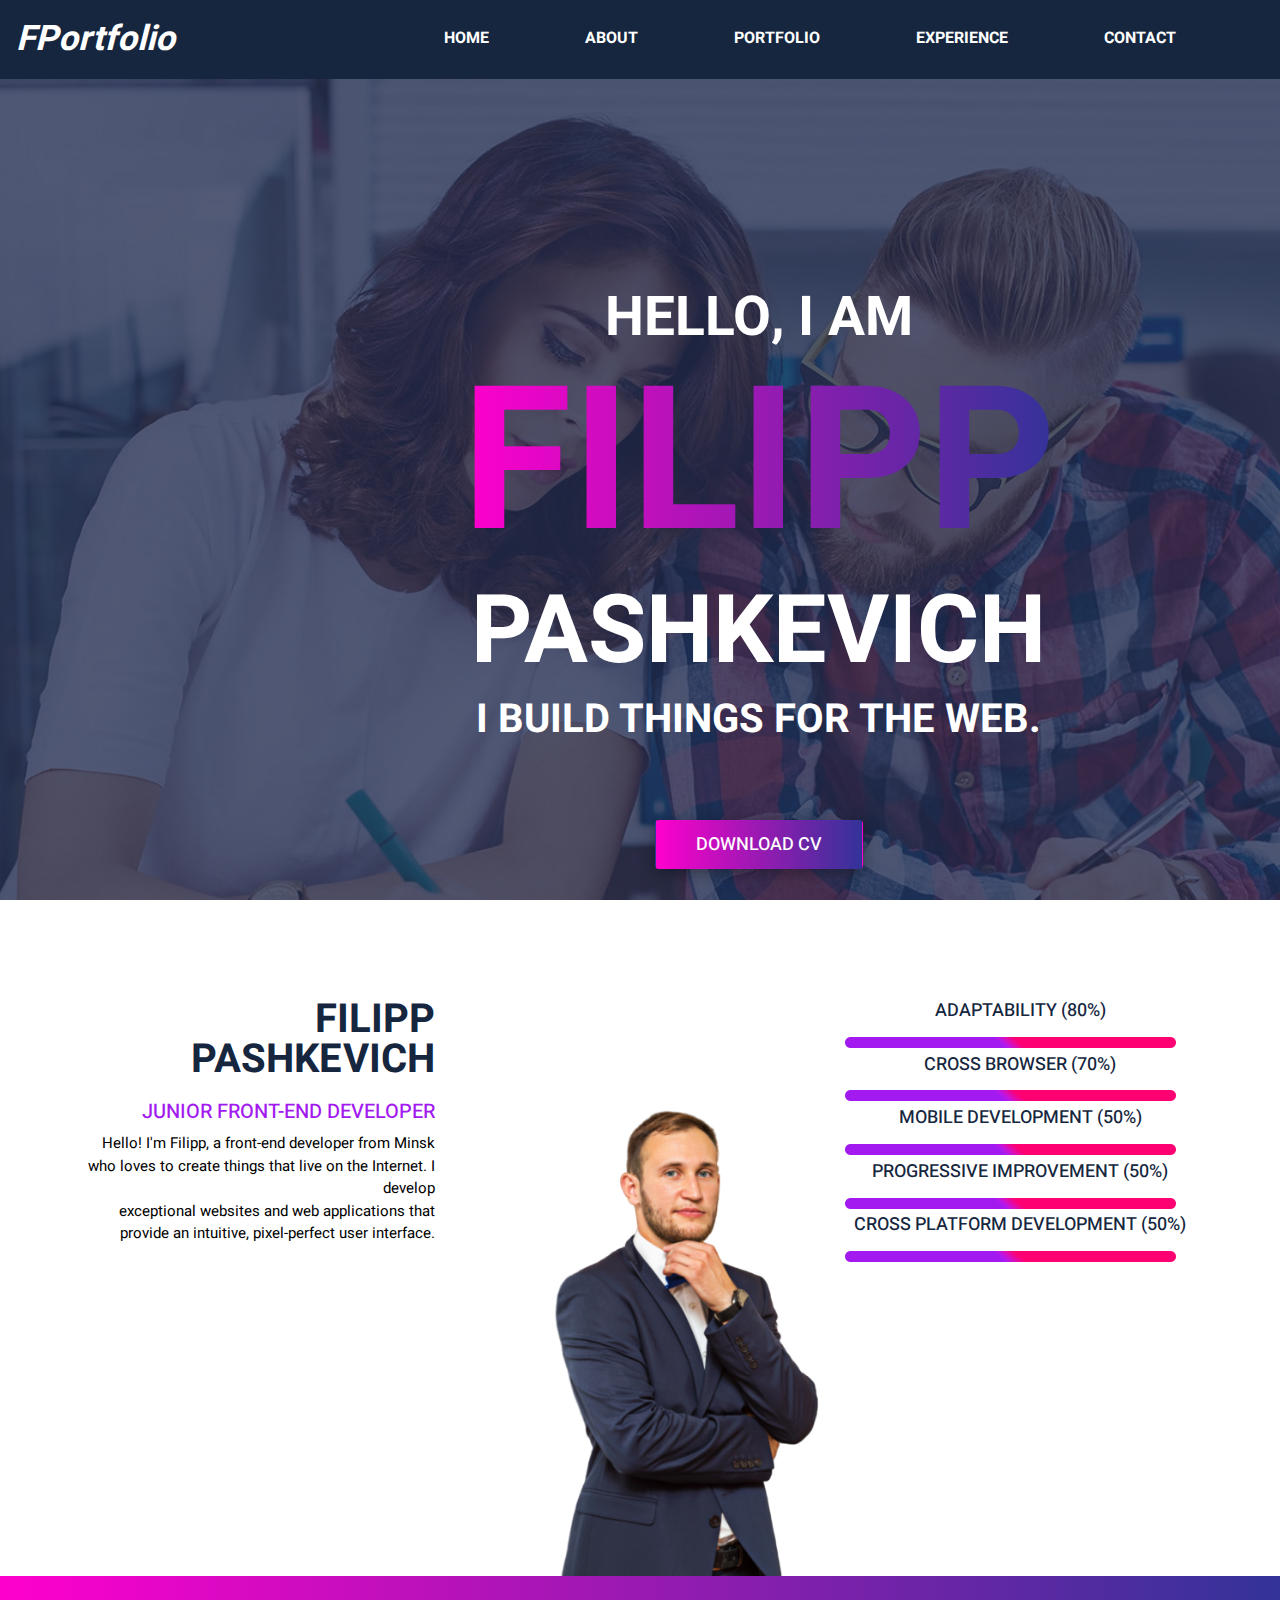
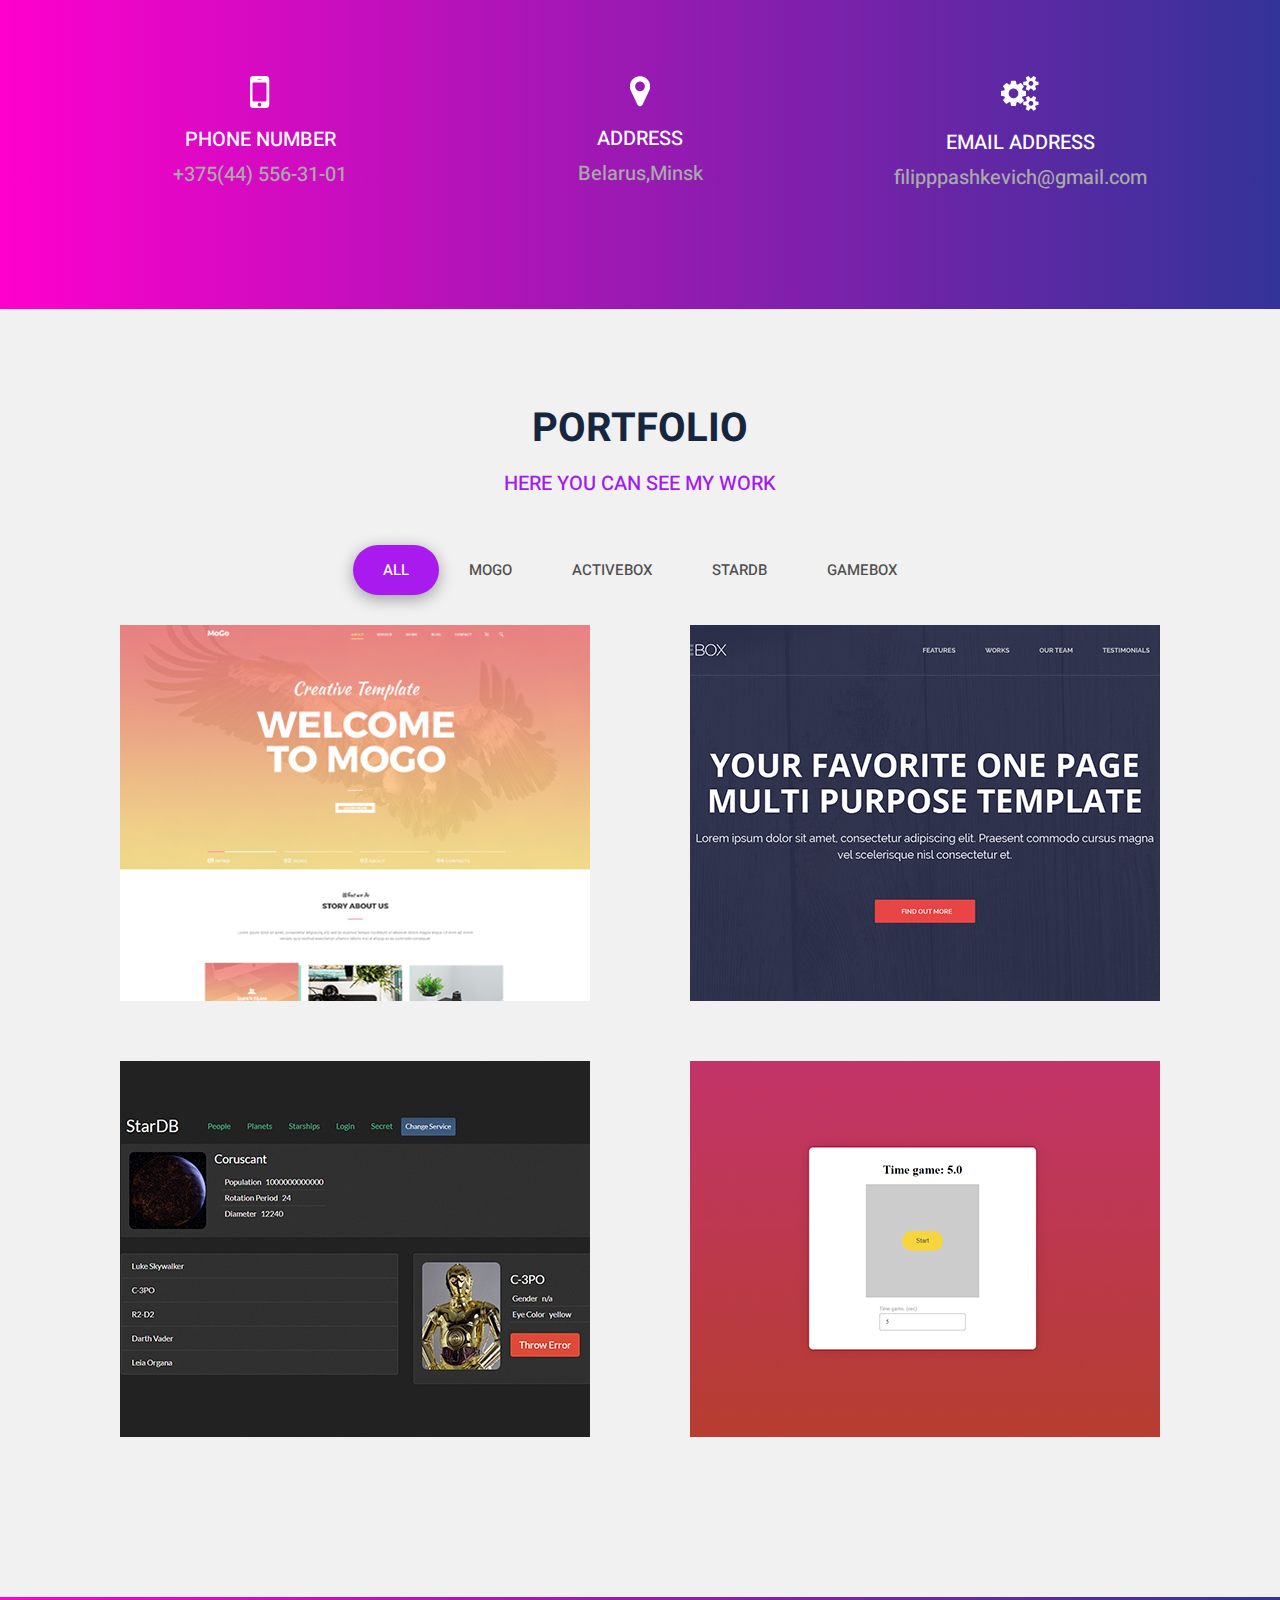
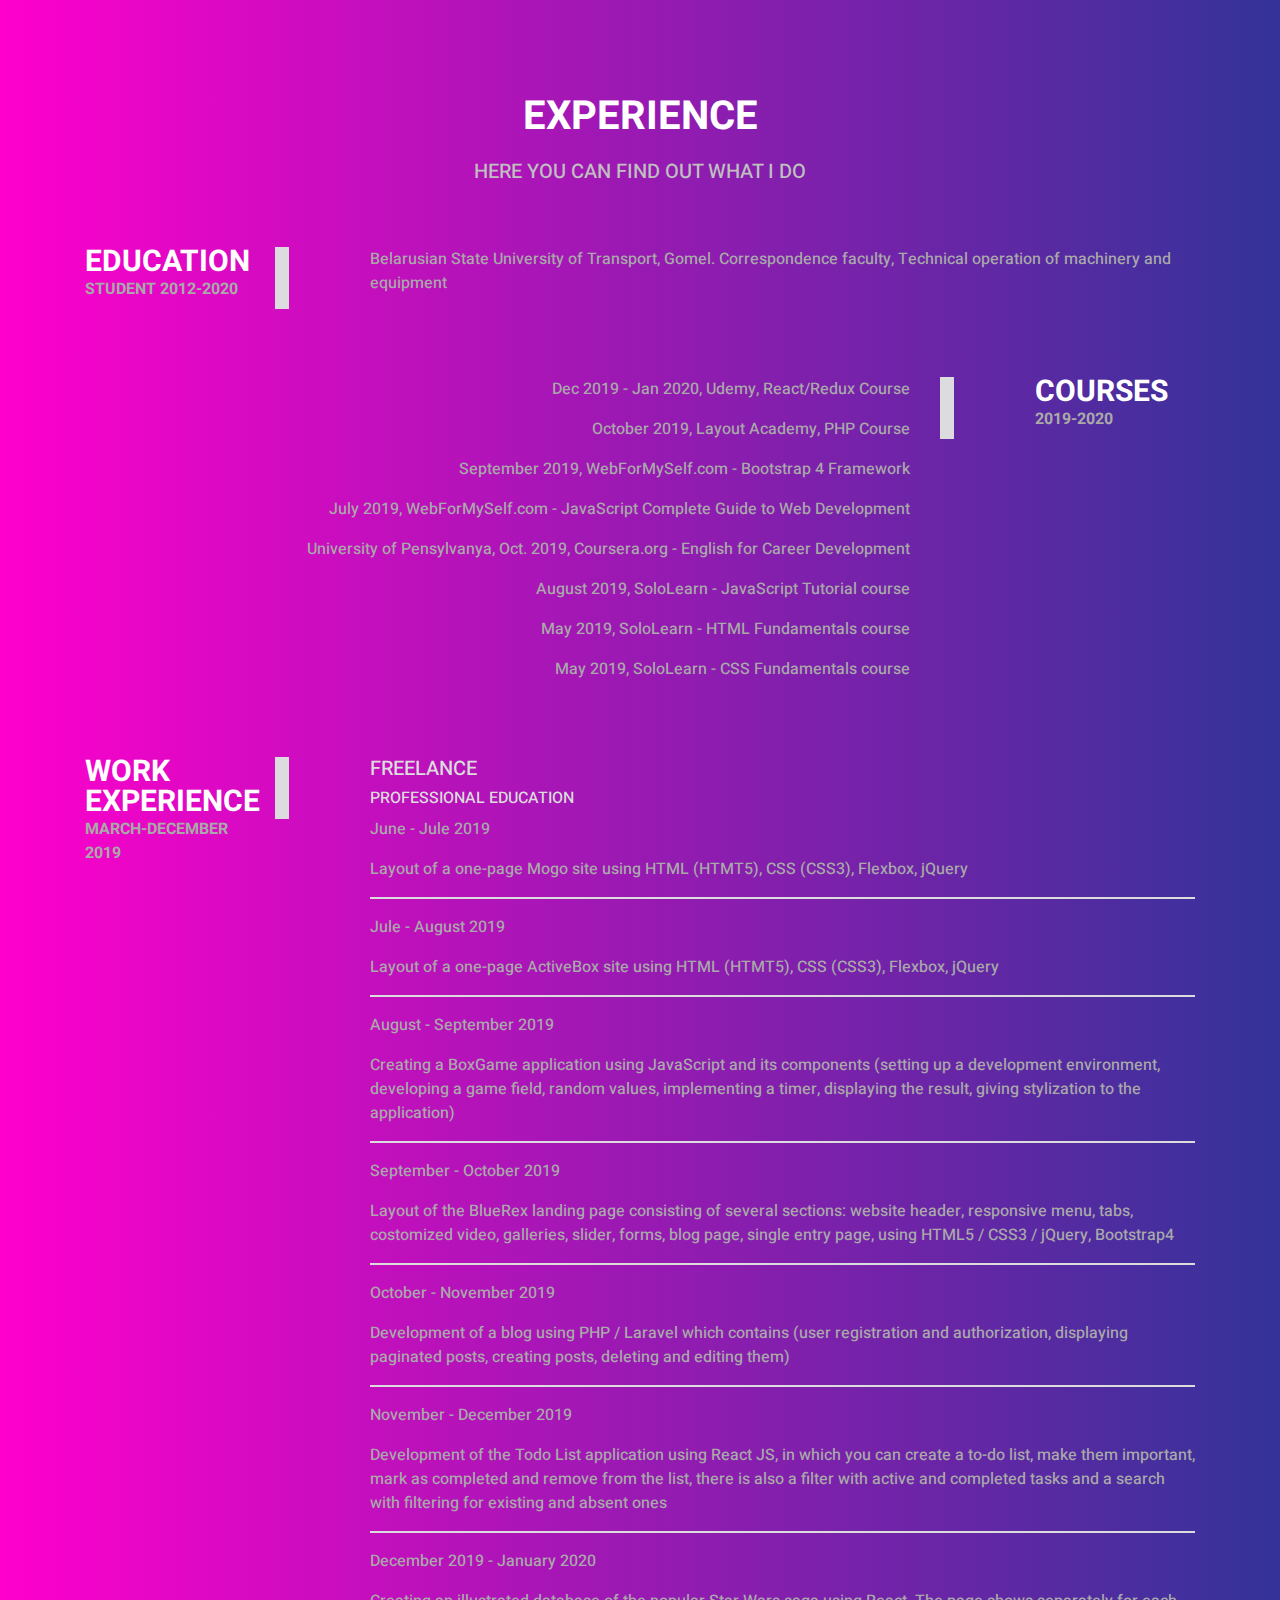
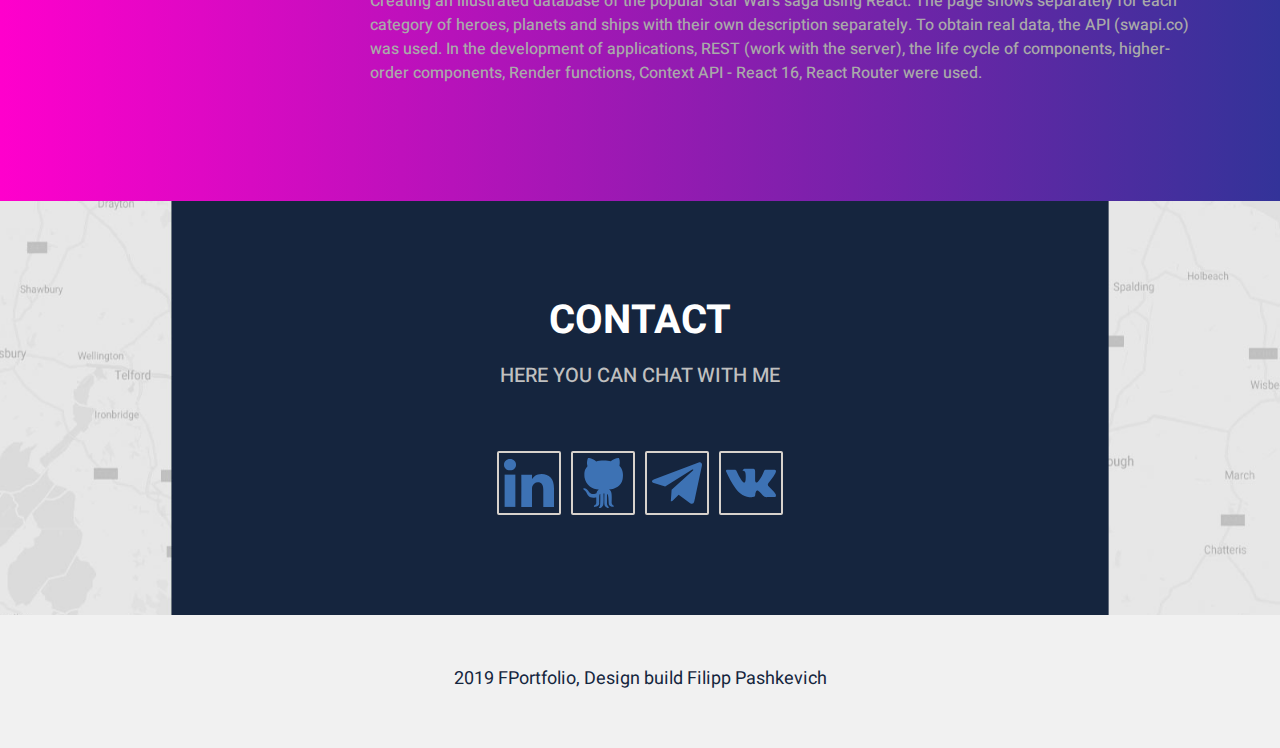
<file: index.html>
<!doctype html>
<html lang="en">
<head>
    <!-- Required meta tags -->
    <meta charset="utf-8">
    <meta name="viewport" content="width=device-width, initial-scale=1, shrink-to-fit=no">
    <link href="https://fonts.googleapis.com/css?family=Heebo:400,500,700&display=swap" rel="stylesheet">
    <link rel="stylesheet" href="https://use.fontawesome.com/releases/v5.7.0/css/all.css">
    <!-- Bootstrap CSS -->
    <link rel="stylesheet" href="bootstrap/css/bootstrap.min.css">
    <link rel="stylesheet" href="css/style.css">
    <title>About me</title>
</head>
<body>

<svg style="display: none">
    <symbol id="linkedin" viewBox="0 0 438.536 438.535">
        <g>
            <rect x="5.424" y="145.895" width="94.216" height="282.932"/>
            <path d="M408.842,171.739c-19.791-21.604-45.967-32.408-78.512-32.408c-11.991,0-22.891,1.475-32.695,4.427
			c-9.801,2.95-18.079,7.089-24.838,12.419c-6.755,5.33-12.135,10.278-16.129,14.844c-3.798,4.337-7.512,9.389-11.136,15.104
			v-40.232h-93.935l0.288,13.706c0.193,9.139,0.288,37.307,0.288,84.508c0,47.205-0.19,108.777-0.572,184.722h93.931V270.942
			c0-9.705,1.041-17.412,3.139-23.127c4-9.712,10.037-17.843,18.131-24.407c8.093-6.572,18.13-9.855,30.125-9.855
			c16.364,0,28.407,5.662,36.117,16.987c7.707,11.324,11.561,26.98,11.561,46.966V428.82h93.931V266.664
			C438.529,224.976,428.639,193.336,408.842,171.739z"/>
            <path d="M53.103,9.708c-15.796,0-28.595,4.619-38.4,13.848C4.899,32.787,0,44.441,0,58.529c0,13.891,4.758,25.505,14.275,34.829
			c9.514,9.325,22.078,13.99,37.685,13.99h0.571c15.99,0,28.887-4.661,38.688-13.99c9.801-9.324,14.606-20.934,14.417-34.829
			c-0.19-14.087-5.047-25.742-14.561-34.973C81.562,14.323,68.9,9.708,53.103,9.708z"/>
        </g>
    </symbol>

    <symbol id="github" viewBox="0 0 478.613 478.613">
        <g>
            <path d="M427.501,200.695c1.776-11.238,2.884-23.56,3.163-37.377c-0.107-59.246-28.468-80.21-33.925-90.038
			c8.037-44.89-1.331-65.309-5.688-72.299c-16.07-5.704-55.91,14.722-77.678,29.101c-35.491-10.389-110.494-9.375-138.621,2.689
			C122.856-4.389,95.408,1.277,95.408,1.277s-17.745,31.82-4.691,78.371c-17.075,21.759-29.802,37.143-29.802,77.949
			c0,9.773,0.607,19.008,1.637,27.893c14.705,77.318,75.97,110.674,136.15,116.426c-9.056,6.881-19.928,19.903-21.432,34.992
			c-11.379,7.357-34.268,9.789-52.067,4.193c-24.939-7.88-34.486-57.266-71.833-50.221c-8.081,1.512-6.475,6.842,0.523,11.386
			c11.378,7.38,22.094,16.554,30.354,36.185c6.344,15.072,19.687,41.982,61.873,41.982c16.747,0,28.477-1.979,28.477-1.979
			s0.319,38.406,0.319,53.385c0,17.238-23.264,22.078-23.264,30.348c0,3.289,7.7,3.601,13.888,3.601
			c12.229,0,37.673-10.186,37.673-28.103c0-14.237,0.227-62.081,0.227-70.46c0-18.307,9.811-24.136,9.811-24.136
			s1.201,97.727-2.361,110.829c-4.177,15.408-11.744,13.219-11.744,20.076c0,10.233,30.589,2.502,40.735-19.897
			c7.849-17.495,4.334-113.331,4.334-113.331l8.183-0.178c0,0,0.094,43.892-0.188,63.944c-0.295,20.769-2.438,47.025,9.898,59.417
			c8.097,8.15,32.903,22.451,32.903,9.382c0-7.574-17.371-13.833-17.371-34.353V344.45c10.553,0,12.734,31.072,12.734,31.072
			l3.804,57.727c0,0-2.526,21.065,22.756,29.856c8.925,3.126,28.018,3.976,28.913-1.271c0.897-5.26-22.99-13.038-23.217-29.342
			c-0.123-9.93,0.445-15.742,0.445-58.934c0-43.168-5.799-59.137-26.007-71.863C355.669,295.681,416.536,269.51,427.501,200.695z"/>
        </g>
    </symbol>

    <symbol id="telegram" viewBox="0 0 24 24">
        <g>
            <path d="m9.417 15.181-.397 5.584c.568 0 .814-.244 1.109-.537l2.663-2.545 5.518 4.041c1.012.564 1.725.267
             1.998-.931l3.622-16.972.001-.001c.321-1.496-.541-2.081-1.527-1.714l-21.29 8.151c-1.453.564-1.431
              1.374-.247 1.741l5.443 1.693 12.643-7.911c.595-.394 1.136-.176.691.218z"/>
        </g>
    </symbol>

    <symbol id="vk" viewBox="0 0 304.36 304.36">
        <g>
            <path d="M261.945,175.576c10.096,9.857,20.752,19.131,29.807,29.982
                  c4,4.822,7.787,9.798,10.684,15.394c4.105,7.955,0.387,16.709-6.746,17.184l-44.34-0.02c-11.436,0.949-20.559-3.655-28.23-11.474
                  c-6.139-6.253-11.824-12.908-17.727-19.372c-2.42-2.642-4.953-5.128-7.979-7.093c-6.053-3.929-11.307-2.726-14.766,3.587
                  c-3.523,6.421-4.322,13.531-4.668,20.687c-0.475,10.441-3.631,13.186-14.119,13.664c-22.414,1.057-43.686-2.334-63.447-13.641
                  c-17.422-9.968-30.932-24.04-42.691-39.971C34.828,153.482,17.295,119.395,1.537,84.353C-2.01,76.458,0.584,72.22,9.295,72.07
                  c14.465-0.281,28.928-0.261,43.41-0.02c5.879,0.086,9.771,3.458,12.041,9.012c7.826,19.243,17.402,37.551,29.422,54.521
                  c3.201,4.518,6.465,9.036,11.113,12.216c5.142,3.521,9.057,2.354,11.476-3.374c1.535-3.632,2.207-7.544,2.553-11.434
                  c1.146-13.383,1.297-26.743-0.713-40.079c-1.234-8.323-5.922-13.711-14.227-15.286c-4.238-0.803-3.607-2.38-1.555-4.799
                  c3.564-4.172,6.916-6.769,13.598-6.769h50.111c7.889,1.557,9.641,5.101,10.721,13.039l0.043,55.663
                  c-0.086,3.073,1.535,12.192,7.07,14.226c4.43,1.448,7.35-2.096,10.008-4.905c11.998-12.734,20.561-27.783,28.211-43.366
                  c3.395-6.852,6.314-13.968,9.143-21.078c2.096-5.276,5.385-7.872,11.328-7.757l48.229,0.043c1.43,0,2.877,0.021,4.262,0.258
                  c8.127,1.385,10.354,4.881,7.844,12.817c-3.955,12.451-11.65,22.827-19.174,33.251c-8.043,11.129-16.645,21.877-24.621,33.072
                  C252.26,161.544,252.842,166.697,261.945,175.576L261.945,175.576z M261.945,175.576"/>
        </g>
    </symbol>
</svg>

<button class="scrollToTop">
    <i class="fas fa-angle-up"></i>
</button>

<header class="main-header">
    <nav class="navbar navbar-expand-lg navbar-light" style="background-color: #15263e">
        <a class="navbar-brand" href="#">FPortfolio</a>
        <button class="navbar-toggler" type="button" data-toggle="collapse" data-target="#navbarSupportedContent" aria-controls="navbarSupportedContent" aria-expanded="false" aria-label="Toggle navigation">
            <i class="fas fa-bars"></i>
        </button>
        <div class="collapse navbar-collapse" id="navbarSupportedContent">
            <ul class="navbar-nav ml-auto">
                <li class="nav-item">
                    <a class="nav-link" href="#home" data-scroll="#home">Home</a>
                </li>
                <li class="nav-item">
                    <a class="nav-link" href="#about" data-scroll="#about">About</a>
                </li>
                <li class="nav-item">
                    <a class="nav-link" href="#portfolio" data-scroll="#portfolio">Portfolio</a>
                </li>
                <li class="nav-item">
                    <a class="nav-link" href="#expert" data-scroll="#expert">Experience</a>
                </li>
                <li class="nav-item">
                    <a class="nav-link" href="#contact" data-scroll="#contact">Contact</a>
                </li>
            </ul>
        </div>
    </nav>

    <div class="main-header-text" id="home">
        <div class="container">
            <div class="row">
                <div class="col-lg-12">
                    <h3>Hello, I AM</h3>
                    <h1>Filipp</h1>
                    <h2>Pashkevich</h2>
                    <h4>I build things for the web.</h4>
                    <div class="main-header-button">
                        <a class="btn btn-pink" href="resume/Resume.pdf">Download CV</a>
                    </div>
                </div>
            </div>
        </div>

    </div>
</header>
<!--section header-->

<section class="section-about" id="about">
    <div class="container">
        <div class="row">
            <div class="col-md-4">
                <h4>Filipp Pashkevich</h4>
                <h5>Junior front-end developer</h5>
                <p>Hello! I'm Filipp, a front-end developer from Minsk<br>
                    who loves to create things that live on the Internet. I develop<br>
                    exceptional websites and web applications that provide an intuitive,
                    pixel-perfect user interface.</p>
            </div>

            <div class="col-md-4">
                <div class="about-image">
                    <img  class="section-img" src="img/1.png" alt="my photo">
                    <img class="section-img-1" src="img/1.png" alt="my second photo">
                </div>
            </div>



            <div class="col-md-4">
                <div class="about-rage">
                    <div class="about-img">
                        <h5>Adaptability (80%)</h5>
                        <img src="img/rage.jpg" alt="my rage">
                    </div>
                    <div class="about-img">
                        <h5>Cross browser (70%)</h5>
                        <img src="img/rage.jpg" alt="my rage">
                    </div>
                    <div class="about-img">
                        <h5>Mobile development (50%)</h5>
                        <img src="img/rage.jpg" alt="my rage">
                    </div>
                    <div class="about-img">
                        <h5>Progressive improvement (50%)</h5>
                        <img src="img/rage.jpg" alt="my rage">
                    </div>
                    <div class="about-img justify-content-center">
                        <h5>Cross platform development (50%)</h5>
                        <img src="img/rage.jpg" alt="my rage">
                    </div>
                </div>
            </div>
        </div>
    </div>
</section>

<!--section-about-->

<section class="info-block">
    <div class="container">
        <div class="row">
            <div class="col-md-4 info-contact text-center">
                <img src="img/phone.png" alt="phone">
                <div class="info-text">
                    <h5>Phone number</h5>
                    <p>+375(44) 556-31-01</p>
                </div>
            </div>
            <div class="col-md-4 info-contact text-center">
                <img src="img/location.png" alt="location">
                <div class="info-text">
                    <h5>Address</h5>
                    <p>Belarus,Minsk</p>
                </div>
            </div>
            <div class="col-md-4 info-contact text-center">
                <img src="img/maildress.png" alt="mail">
                <div class="info-text">
                    <h5>Email address</h5>
                    <p>filipppashkevich@gmail.com</p>
                </div>
            </div>
        </div>
    </div>
</section>

<!--info-block-->

<section class="section-work" id="portfolio">
    <div class="container">
        <div class="row">
            <div class="col-md-8 offset-md-2 section-text text-center">
                <h4>Portfolio</h4>
                <p>Here you can see my work</p>
            </div>
                <!--col-md-8-->
            <div class="col-md-12">
                <ul class="nav nav-pills justify-content-center" id="myTab" role="tablist">
                    <li class="nav-item">
                        <a class="nav-link active rounded-pill" id="all-tab" data-toggle="tab" href="#all" role="tab" aria-controls="all" aria-selected="true">All</a>
                    </li>
                    <li class="nav-item">
                        <a class="nav-link rounded-pill" id="mogo-tab" data-toggle="tab" href="#mogo" role="tab" aria-controls="mogo" aria-selected="false">Mogo</a>
                    </li>
                    <li class="nav-item">
                        <a class="nav-link rounded-pill" id="activebox-tab" data-toggle="tab" href="#activebox" role="tab" aria-controls="activebox" aria-selected="false">ActiveBox</a>
                    </li>
                    <li class="nav-item">
                        <a class="nav-link rounded-pill" id="star-tab" data-toggle="tab" href="#star" role="tab" aria-controls="star" aria-selected="false">StarDB</a>
                    </li>
                    <li class="nav-item">
                        <a class="nav-link rounded-pill" id="game-tab" data-toggle="tab" href="#game" role="tab" aria-controls="game" aria-selected="false">GameBox</a>
                    </li>
                </ul>
                <div class="tab-content" id="myTabContent">
                    <div class="tab-pane fade show active" id="all" role="tabpanel" aria-labelledby="all-tab">
                        <div class="work-gallery text-center row">
                            <div class="col-md-6 work-gallery-item">
                                <a class="mogo-name" href="work/work1">
                                    <img src="img/images/1.jpg" alt="mogo">
                                </a>
                            </div>
                            <div class="col-md-6 work-gallery-item">
                                <a class="active-name" href="work/work2">
                                    <img src="img/images/2.jpg" alt="activebox">
                                </a>
                            </div>
                            <div class="col-md-6 work-gallery-item">
                                <a class="star-name" href="https://filpash.github.io/stardb/">
                                    <img src="img/images/3.jpg" alt="star">
                                </a>
                            </div>
                            <div class="col-md-6 work-gallery-item">
                                <a class="game-name" href="work/work4">
                                    <img src="img/images/4.jpg" alt="game">
                                </a>
                            </div>
                        </div>
                    </div>
                    <div class="tab-pane fade" id="mogo" role="tabpanel" aria-labelledby="mogo-tab">
                        <div class="work-gallery text-center row">
                            <div class="col-md-12 work-gallery-item">
                                <a class="mogo-name" href="work/work1">
                                    <img src="img/images/1.jpg" alt="mogo">
                                </a>
                            </div>
                        </div>
                    </div>
                    <div class="tab-pane fade" id="activebox" role="tabpanel" aria-labelledby="activebox-tab">
                        <div class="work-gallery text-center row">
                            <div class="col-md-12 work-gallery-item">
                                <a class="active-name" href="work/work2">
                                    <img src="img/images/2.jpg" alt="activebox">
                                </a>
                            </div>
                        </div>
                    </div>
                    <div class="tab-pane fade" id="star" role="tabpanel" aria-labelledby="star-tab">
                        <div class="work-gallery text-center row">
                            <div class="col-md-12 work-gallery-item">
                                <a class="star-name" href="https://filpash.github.io/stardb/">
                                    <img src="img/images/3.jpg" alt="star">
                                </a>
                            </div>
                        </div>
                    </div>
                    <div class="tab-pane fade" id="game" role="tabpanel" aria-labelledby="game-tab">
                        <div class="work-gallery text-center row">
                            <div class="col-md-12 work-gallery-item">
                                <a class="game-name" href="work/work4">
                                    <img src="img/images/4.jpg" alt="game">
                                </a>
                            </div>
                        </div>
                    </div>
                </div>
            </div>
                <!--col-md-12-->
        </div>
    </div>
</section>

<!--info-block-->

<section class="section-expert" id="expert">
    <div class="container">
        <div class="row">
            <div class="col-md-8 offset-md-2 section-text text-center">
                <h4>Experience</h4>
                <p>Here you can find out what I do</p>
            </div>
        </div>
        <div class="row">
            <div class="col-md-2 section-cont">
                <h4>Education</h4>
                <p>Student 2012-2020</p>
            </div>
            <div class="col-md-1 section-rectangle">
                <img src="img/rectangle.jpg" alt="rectangle">
            </div>
            <div class="col-md-9 section-subtext">
                <p><span>Belarusian State University of Transport, Gomel.</span>
                    Correspondence faculty,
                    Technical operation of machinery and equipment</p>
            </div>
        </div>

        <!--row expert-2-->
        <div class="row expert-2">
            <div class="col-md-9 section-subtext-1">
                <p>Dec 2019 - Jan 2020, Udemy,
                    React/Redux Course</p>
                <p>October 2019, Layout Academy,
                    PHP Course</p>
                <p>September 2019, WebForMySelf.com -
                    Bootstrap 4 Framework</p>
                <p>July 2019, WebForMySelf.com -
                    JavaScript Complete Guide to Web Development</p>
                <p>University of Pensylvanya, Oct. 2019, Coursera.org -
                    English for Career Development</p>
                <p>August 2019, SoloLearn -
                    JavaScript Tutorial course</p>
                <p>May 2019, SoloLearn -
                    HTML Fundamentals course</p>
                <p>May 2019, SoloLearn -
                    CSS Fundamentals course</p>
            </div>
            <div class="col-md-1 section-rectangle-1">
                <img src="img/rectangle.jpg" alt="rectangle">
            </div>
            <div class="col-md-2 section-cont-1">
                <h4>Courses</h4>
                <p>2019-2020</p>
            </div>
        </div>

        <!--row expert-2-->
        <div class="row expert-3">
            <div class="col-md-2 section-cont-3">
                <h4>Work experience</h4>
                <p>March-December 2019</p>
            </div>
            <div class="col-md-1 section-rectangle-3">
                <img src="img/rectangle.jpg" alt="rectangle">
            </div>
            <div class="col-md-9 section-subtext-3">
                <h5>Freelance</h5>
                <h6>Professional Education</h6>
                <p>June - Jule 2019</p>
                <p class="section_subtext-3">
                    Layout of a one-page Mogo site using HTML (HTMT5), CSS (CSS3), Flexbox, jQuery
                </p>

                <hr/>

                <p>Jule - August 2019</p>
                <p class="section_subtext-3">
                    Layout of a one-page ActiveBox site using HTML (HTMT5), CSS (CSS3), Flexbox, jQuery
                </p>

                <hr/>

                <p>August - September 2019</p>
                <p class="section_subtext-3">
                    Creating a BoxGame application using JavaScript and its components
                    (setting up a development environment, developing a game field, random values, implementing a timer,
                    displaying the result, giving stylization to the application)
                </p>

                <hr/>

                <p>September - October 2019</p>
                <p class="section_subtext-3">
                    Layout of the BlueRex landing page consisting of several sections: website header, responsive menu,
                    tabs, costomized video, galleries, slider, forms, blog page, single entry page, using HTML5 / CSS3
                    / jQuery, Bootstrap4
                </p>

                <hr/>

                <p>October - November 2019</p>
                <p class="section_subtext-3">
                    Development of a blog using PHP / Laravel which contains (user registration and authorization,
                    displaying paginated posts, creating posts, deleting and editing them)
                </p>

                <hr/>

                <p>November - December 2019</p>
                <p class="section_subtext-3">
                    Development of the Todo List application using React JS, in which you can create a to-do list,
                    make them important, mark as completed and remove from the list, there is also a filter with active
                    and completed tasks and a search with filtering for existing and absent ones
                </p>

                <hr/>

                <p>December 2019 - January 2020</p>
                <p class="section_subtext-3">
                    Creating an illustrated database of the popular Star Wars saga using React.
                    The page shows separately for each category of heroes, planets and ships with their
                    own description separately. To obtain real data, the API (swapi.co) was used.
                    In the development of applications, REST (work with the server), the life cycle of components,
                    higher-order components, Render functions, Context API - React 16, React Router were used.
                </p>

            </div>
        </div>
    </div>
</section>

<!--section-expert-->

<section class="section-contact" id="contact">
    <div class="container">
        <div class="row">
            <div class="col-md-8 offset-md-2 section-text text-center">
                <h4>Contact</h4>
                <p>Here you can chat with me</p>
            </div>
        </div>
        <div class="row justify-content-center">
            <div class="col-xs-1 contact-img">
                <a class="section-item" href="https://www.linkedin.com/in/filipp-pashkevich/" target="_blank">
                    <svg class="section-icon">
                        <use xlink:href="#linkedin"></use>
                    </svg>
                </a>
            </div>
            <div class="col-xs-1 contact-img">
                <a class="section-item" href="https://github.com/filpash?tab=repositories" target="_blank">
                    <svg class="section-icon">
                        <use xlink:href="#github"></use>
                    </svg>
                </a>
            </div>
            <div class="col-xs-1 contact-img">
                <a class="section-item" href="https://xn--80affa3aj0al.xn--80asehdb/#/login" target="_blank">
                    <svg class="section-icon">
                        <use xlink:href="#telegram"></use>
                    </svg>
                </a>
            </div>
            <div class="col-xs-1 contact-img">
                <a class="section-item" href="https://vk.com/id139077464" target="_blank">
                    <svg class="section-icon">
                        <use xlink:href="#vk"></use>
                    </svg>
                </a>
            </div>
        </div>
    </div>
</section>

<!--section-contact-->

<footer class="footer-text">
    <div class="container">
        <div class="row">
            <div class="col-md-8 offset-md-2 footer_text text-center">
                <p>2019 FPortfolio, Design build Filipp Pashkevich</p>
            </div>
        </div>
    </div>
</footer>

    <script src="js/jquery-3.4.1.min.js"></script>
    <script src="js/popper.min.js"></script>
    <script src="bootstrap/js/bootstrap.min.js"></script>
    <script src="js/main.js"></script>
</body>
</html>
</file>
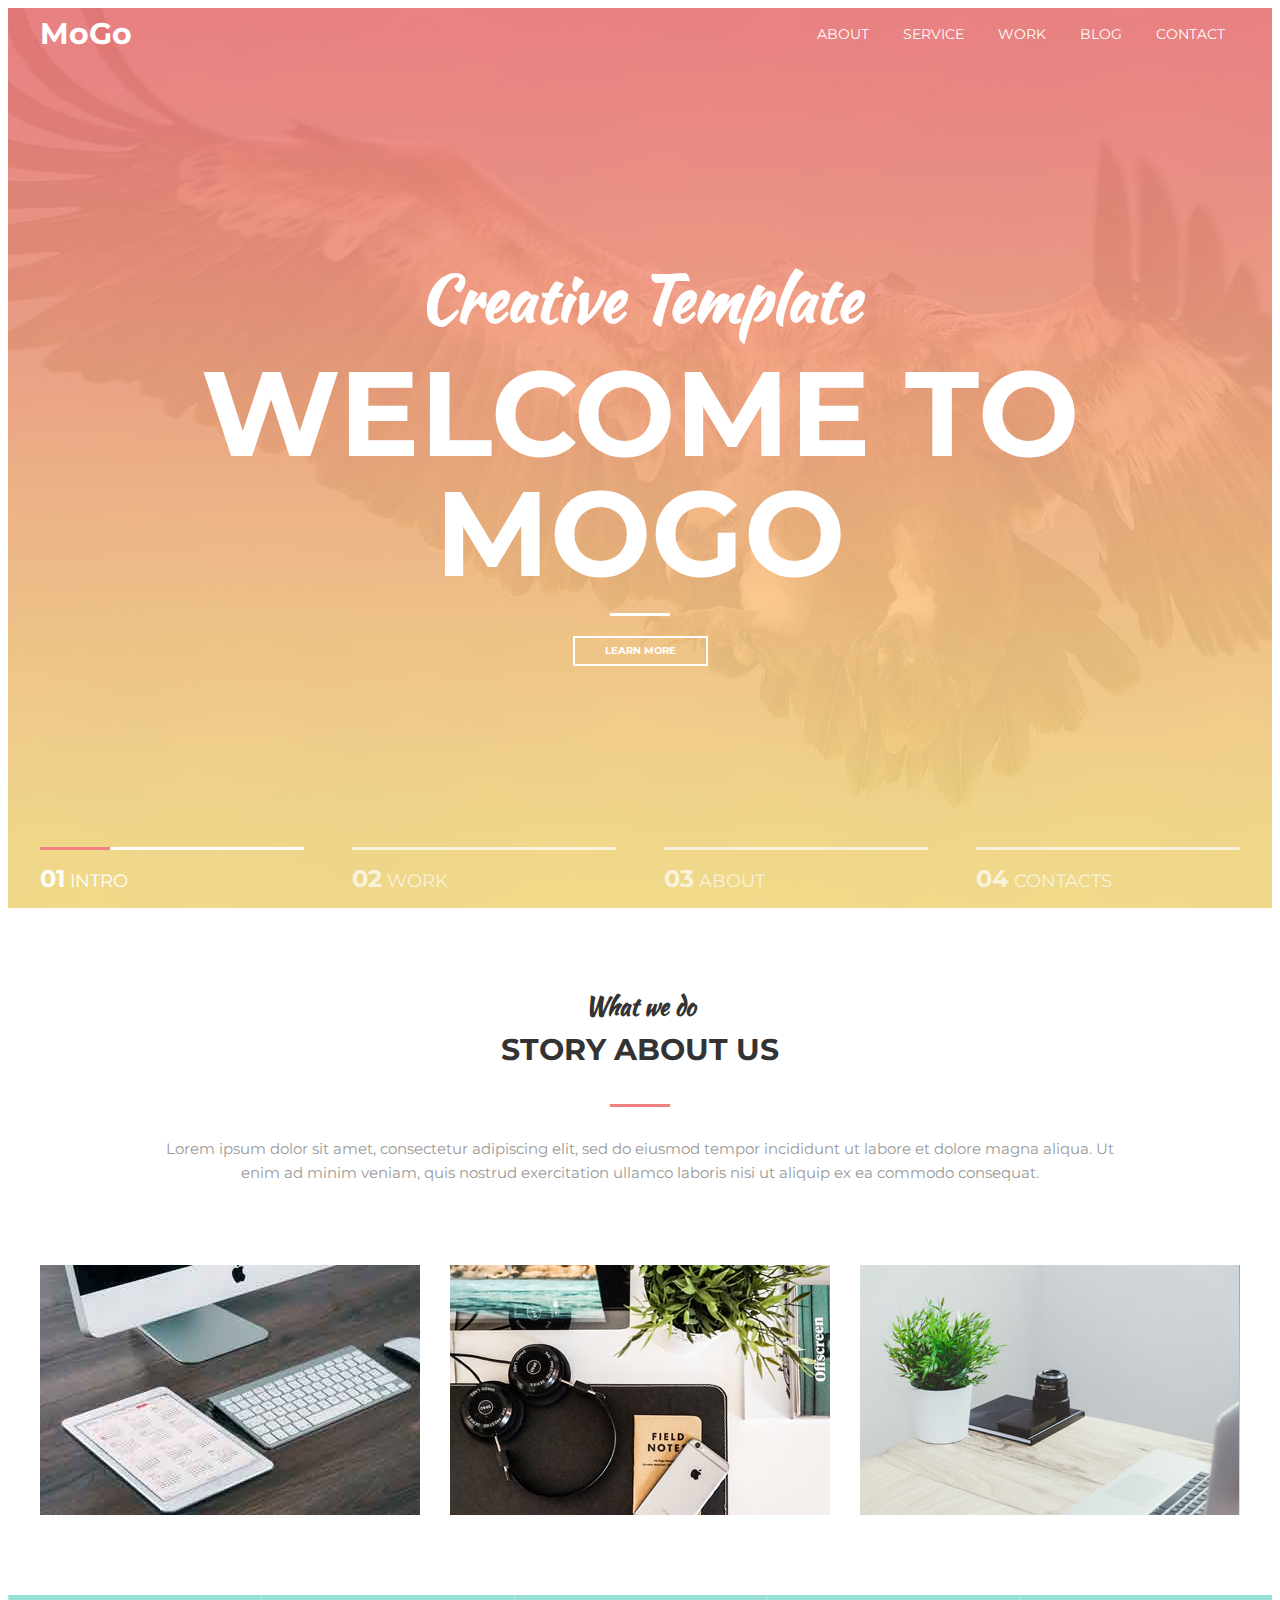
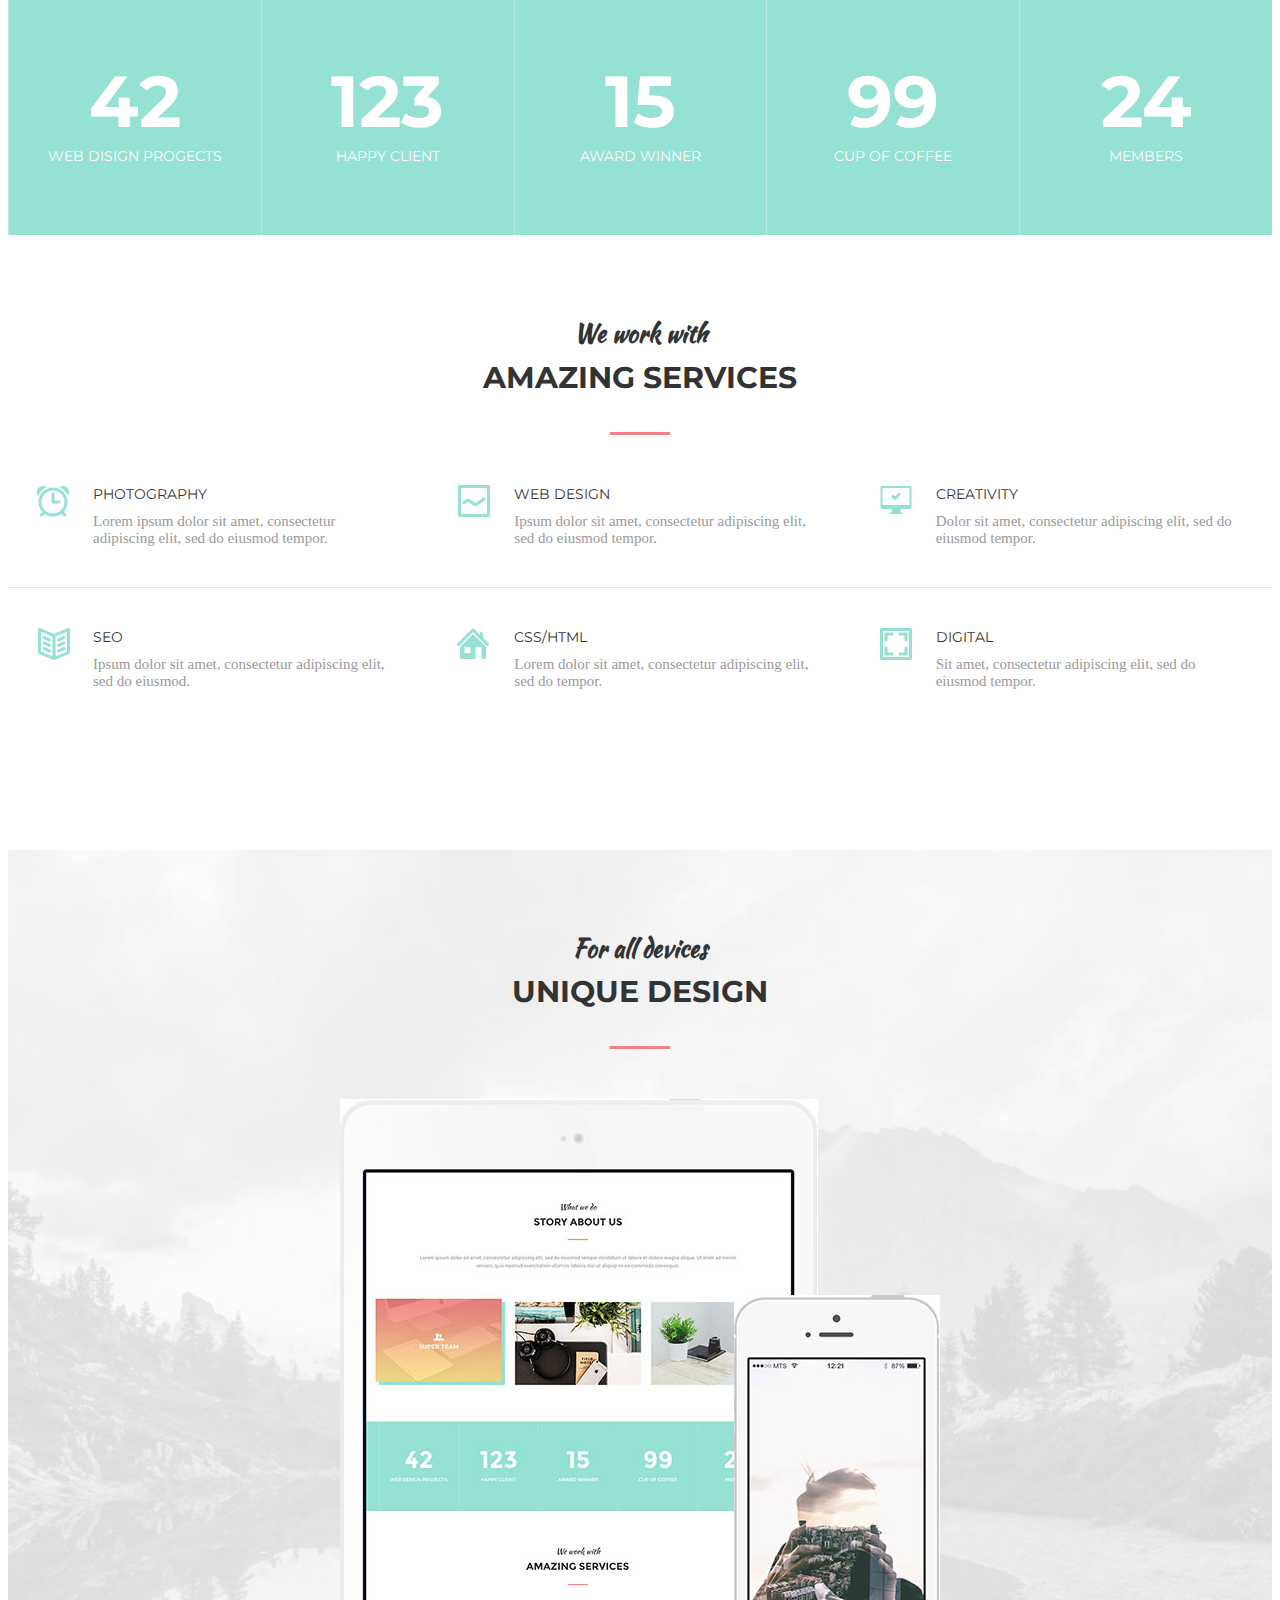
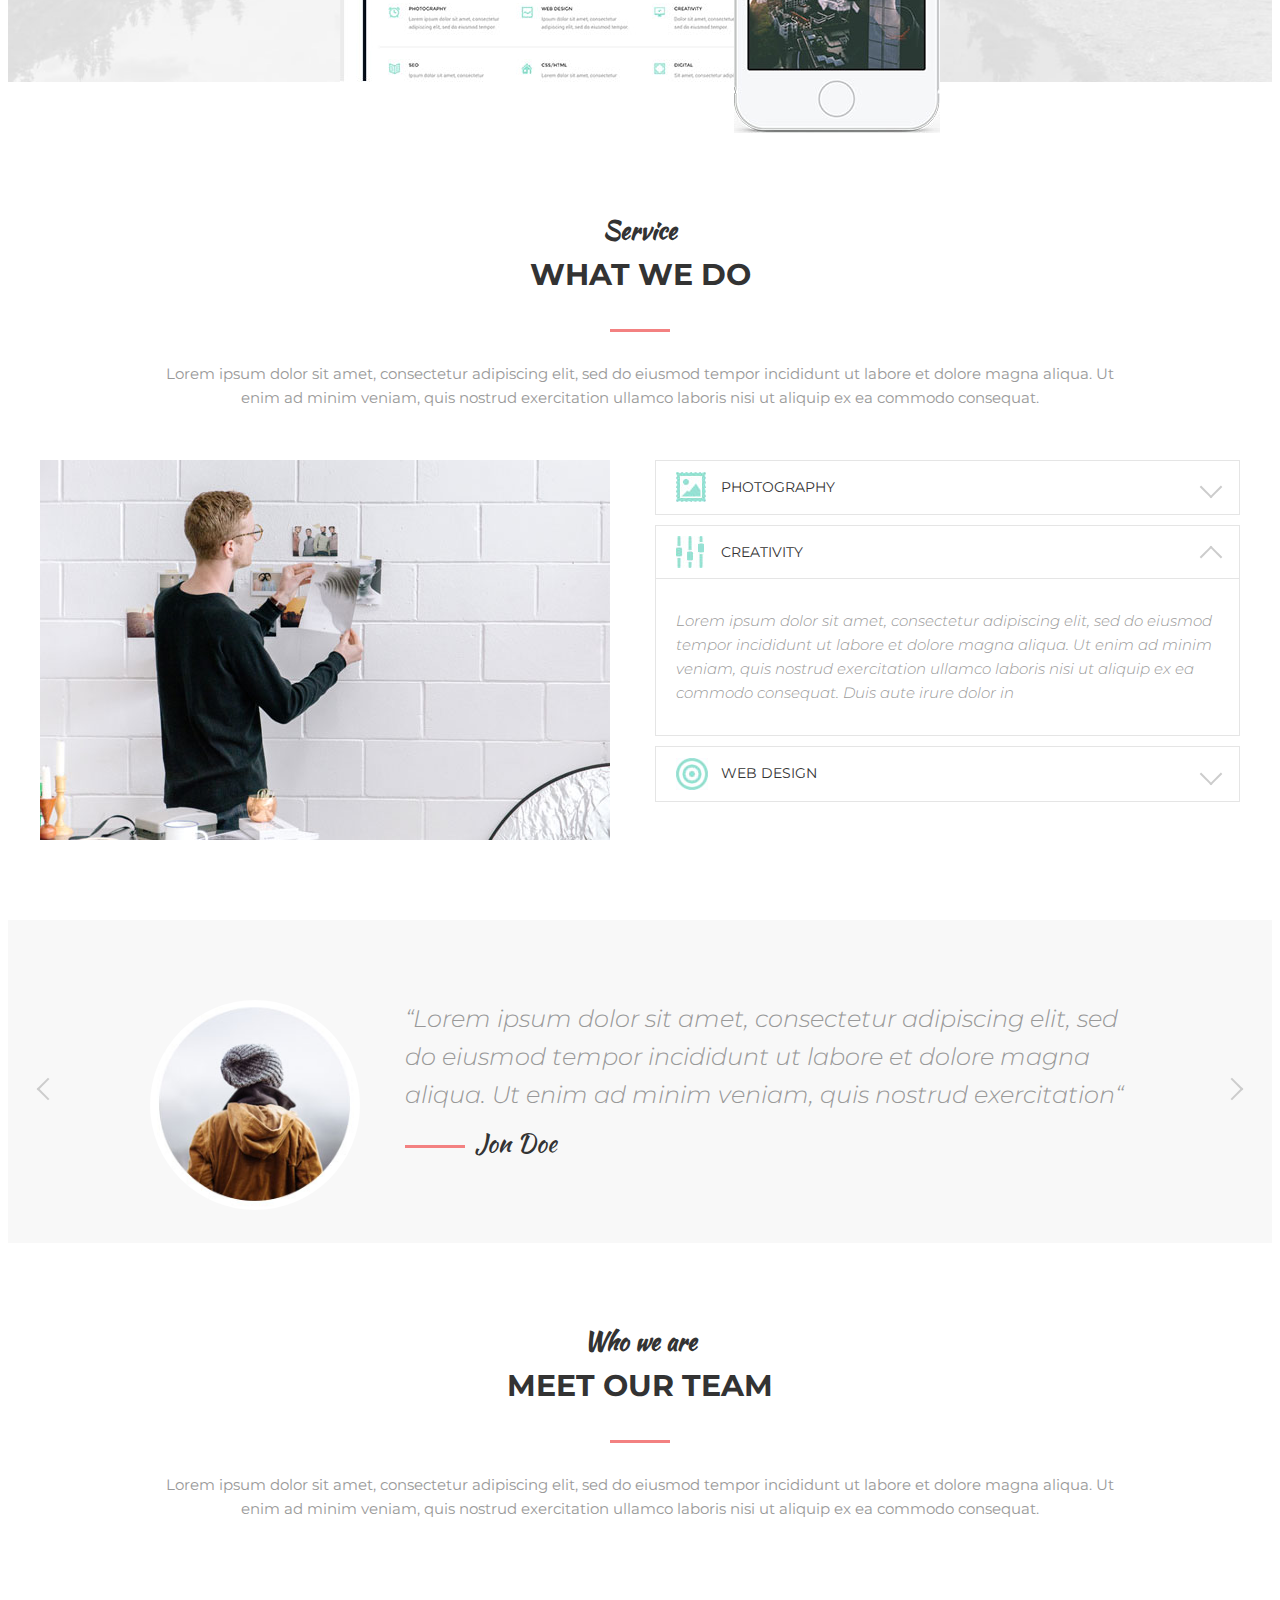
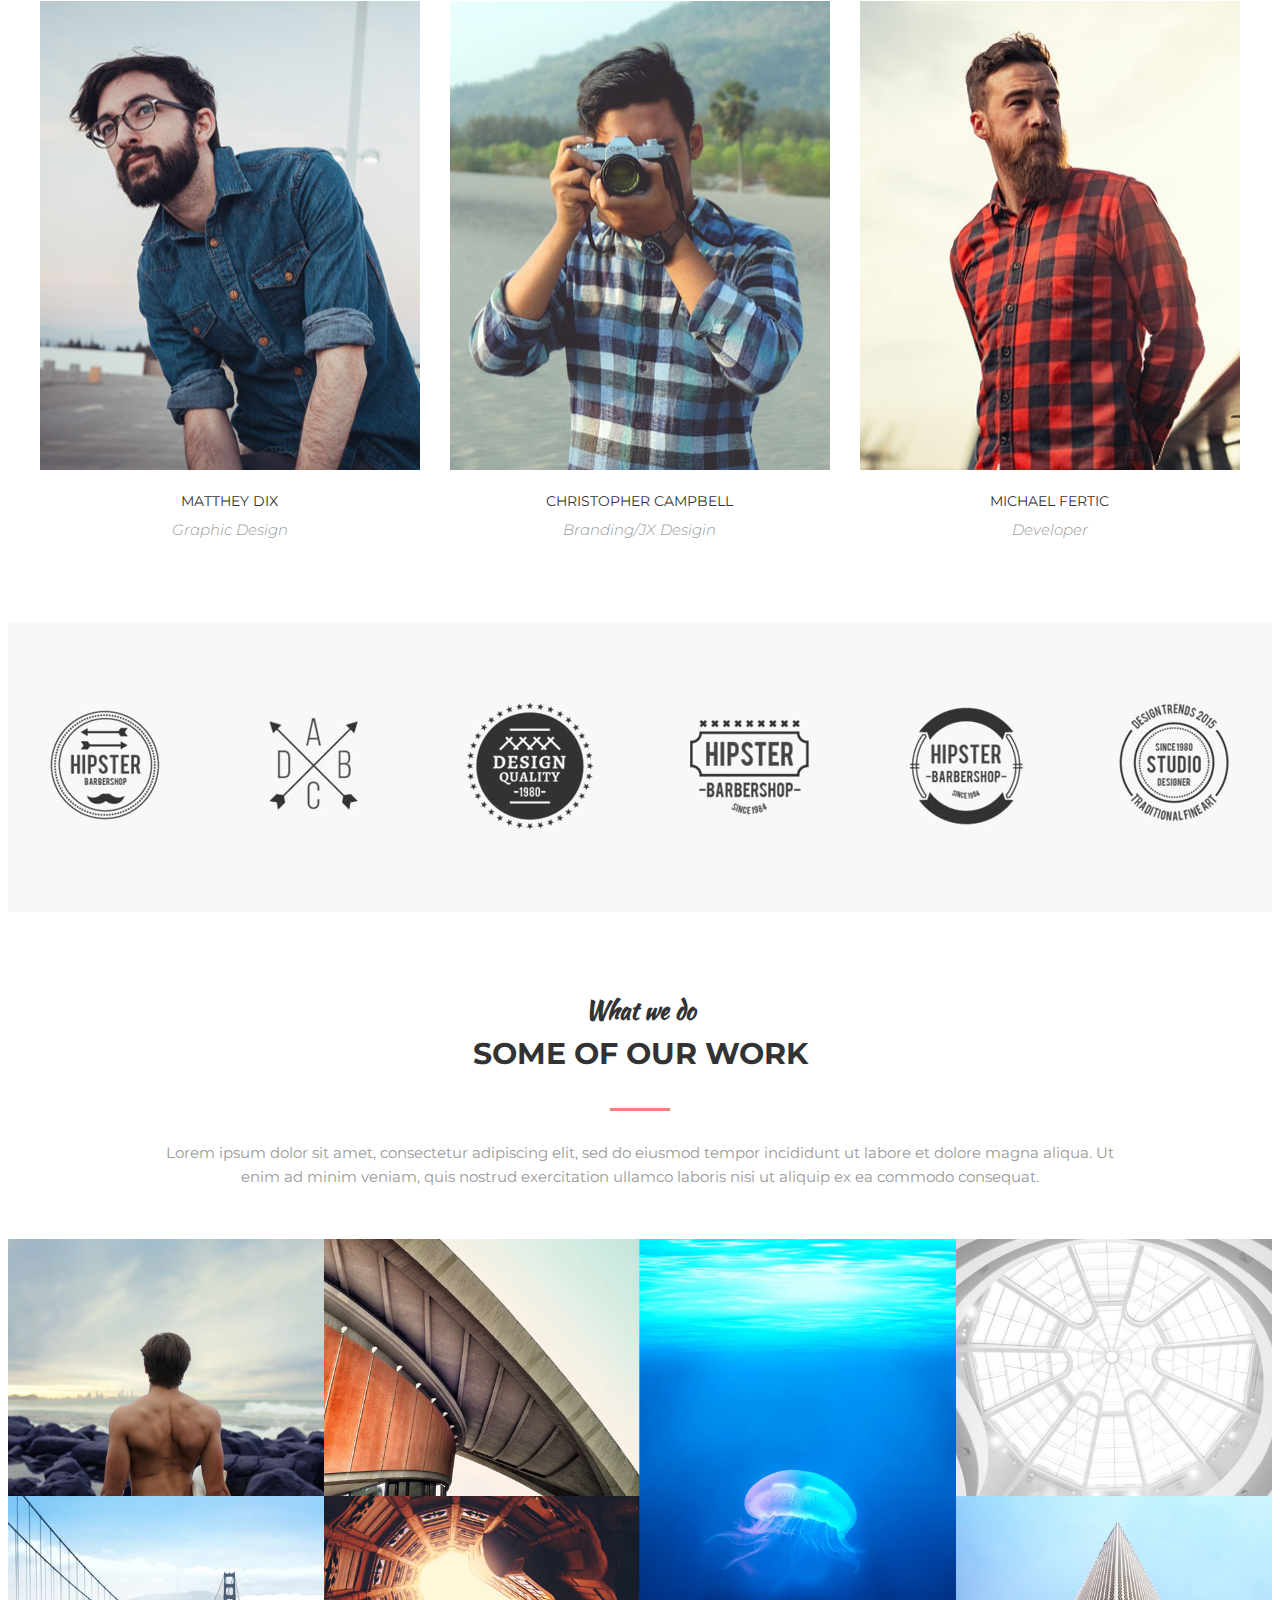
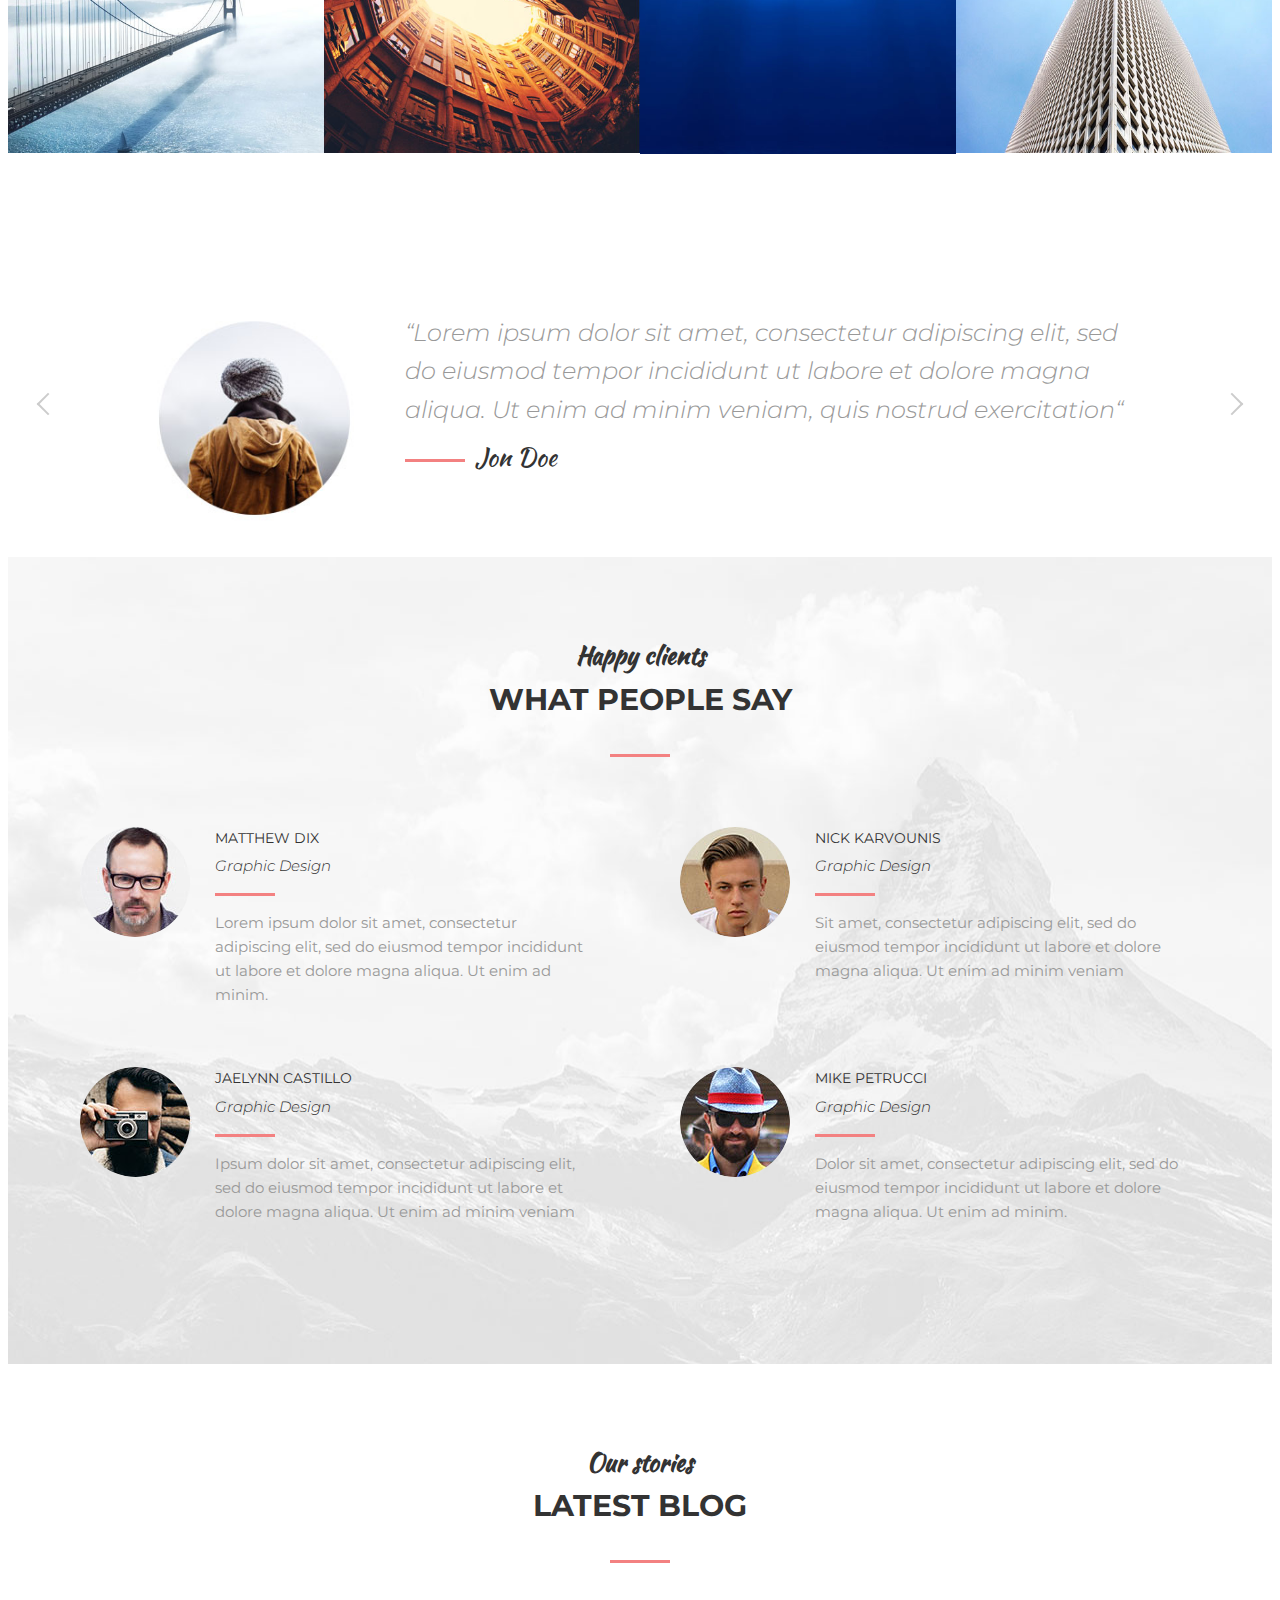
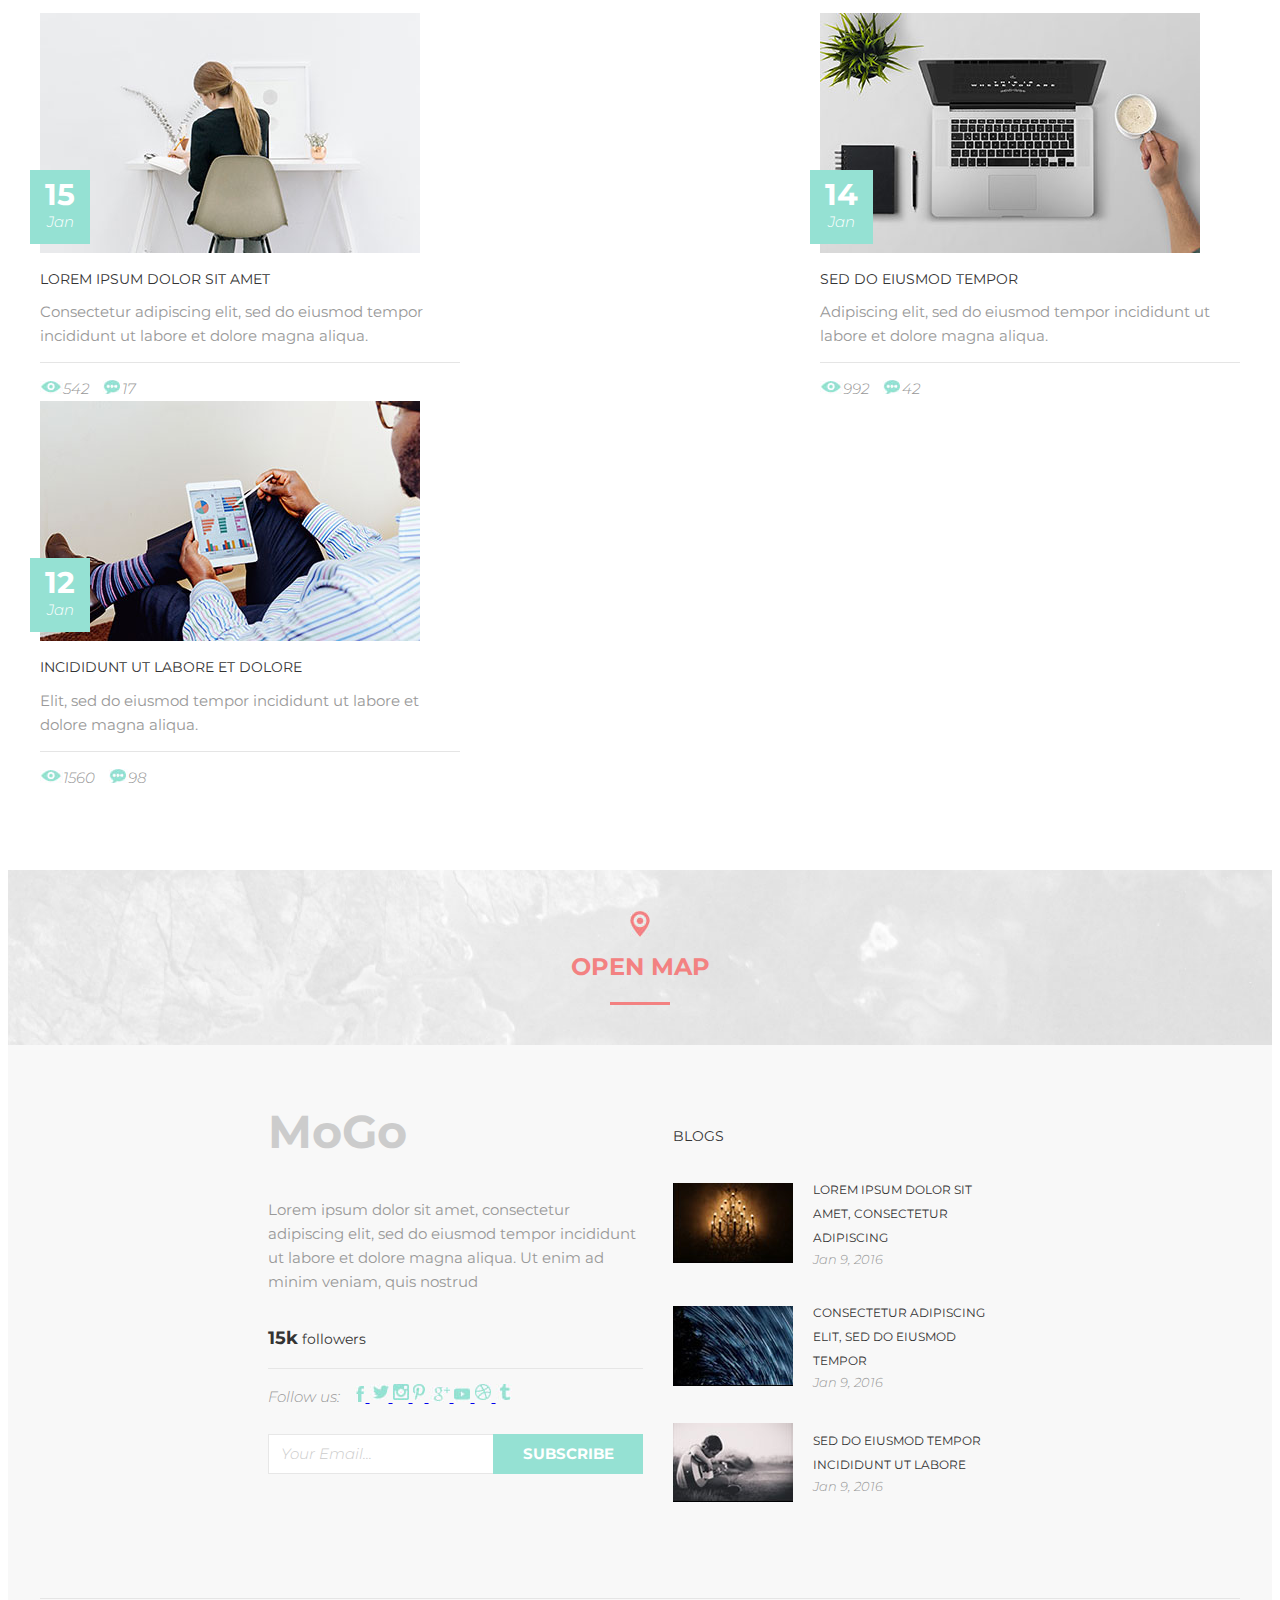
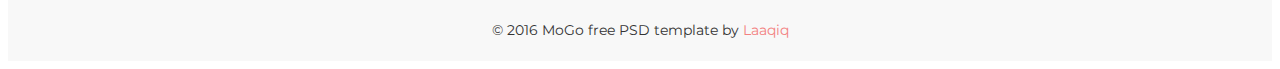
<file: work/work1/index.html>
<!DOCTYPE html>
<html lang="en">
<head>
    <meta charset="UTF-8">
    <meta name="viewport" content="width=device-width, initial-scale=1">
    <title>Mogo</title>
    <link rel="stylesheet" type="text/css" href="style1.css" />
    <link href="https://fonts.googleapis.com/css?family=Kaushan+Script|Montserrat: 300i,400,700&display=swap&subset=cyrillic-ext"
          rel="stylesheet">
    <link href="https://stackpath.bootstrapcdn.com/font-awesome/4.7.0/css/font-awesome.min.css" rel="stylesheet"
          integrity="sha384-wvfXpqpZZVQGK6TAh5PVlGOfQNHSoD2xbE+QkPxCAFlNEevoEH3Sl0sibVcOQVnN" crossorigin="anonymous">
</head>
<body>

<header class="header" id="header">
    <div class="container">
        <div class="header__inner">
            <div class="header__logo" data-scroll="#intro">MoGo</div>

            <nav class="nav" id="nav">
                <a class="nav__link" href="#" data-scroll="#about">About</a>
                <a class="nav__link" href="#" data-scroll="#services">Service</a>
                <a class="nav__link" href="#" data-scroll="#works">Work</a>
                <a class="nav__link" href="#" data-scroll="#blog">Blog</a>
                <a class="nav__link" href="#" data-scroll="#footer">Contact</a>
            </nav><!--/Nav/-->

            <button class="nav-toggle" id="nav__toggle" type="button">
                <span class="nav-toggle__item">Menu</span>
            </button>

        </div>
    </div> <!--/Container/-->
</header><!--/Header/-->

<div class="page">

    <!--Intro-->
<div class="intro" id="intro">
<div class="container">
    <div class="intro__inner">
        <h2 class="intro__subtitle">Creative Template</h2>
    <h1 class="intro__title">Welcome to MoGo</h1>

        <a class="btn" href="#">Learn more</a>




    </div>
    <div class="slider">
        <div class="container">
            <div class="slider__inner">
        <div class="slider__item active"><span class="slider__num">01</span>
            <span class="slider__text">INTRO</span>
        </div>
        <div class="slider__item"><span class="slider__num">02</span>
            <span class="slider__text">WORK</span>
        </div>
        <div class="slider__item"><span class="slider__num">03</span>
            <span class="slider__text">ABOUT</span>
        </div>
        <div class="slider__item"><span class="slider__num">04</span>
            <span class="slider__text">CONTACTS</span>
        </div>
        </div>
        </div>
    </div><!--/Slider/-->
</div><!--/Container-->
</div><!--/Intro/-->

    <!--About-->
<section class="section" id="about">
    <div class="container">

        <div class="section__header">
            <h3 class="section__subtitle">What we do</h3>
            <h2 class="section__title">Story about us</h2>
            <div class="section__text">
                <p>Lorem ipsum dolor sit amet, consectetur adipiscing elit, sed do eiusmod tempor incididunt ut labore
                    et dolore magna aliqua. Ut enim ad minim veniam, quis nostrud exercitation ullamco laboris nisi ut
                    aliquip ex ea commodo consequat. </p>
            </div>
        </div>
        <div class="card">
            <div class="card__item">
                 <div class="card__inner">
                     <div class="card__img"><img src="images/images/images/images/about1.jpg" alt="">
                     </div>
                     <div class="card__text">Super team</div>
                 </div>
            </div>
            <div class="card__item">
                <div class="card__inner">
                       <div class="card__img"><img src="images/images/images/images/about2.jpg" alt="">
                       </div>
                       <div class="card__text">Super team</div>
                </div>
            </div>
            <div class="card__item">
                <div class="card__inner">
                       <div class="card__img"><img src="images/images/images/images/about3.jpg" alt="">
                       </div>
                       <div class="card__text">Super team</div>
                </div>
            </div>
        </div>
    </div><!--/Container/-->
</section><!--/Section-->

    <!--/Statistics-->
<div class="statistics">
<div class="container"></div>
    <div class="stat">

        <div class="stat__item">
            <div class="stat__count">42</div>
            <div class="stat__text">Web disign progects</div>
        </div>
        <div class="stat__item">
            <div class="stat__count">123</div>
            <div class="stat__text">Happy client</div>
        </div>
        <div class="stat__item">
            <div class="stat__count">15</div>
            <div class="stat__text">Award winner</div>
        </div>
        <div class="stat__item">
            <div class="stat__count">99</div>
            <div class="stat__text">Cup of coffee</div>
        </div>
        <div class="stat__item">
            <div class="stat__count">24</div>
            <div class="stat__text">Members</div>
        </div>

    </div>
</div><!--/Statistics-->

    <!--Services-->
<section class="section" id="services">
    <div class="container">
        <div class="section__header">
            <h3 class="section__subtitle">We work with</h3>
            <h2 class="section__title">Amazing services</h2>
        </div>
    </div>
    <div class="services">
        <div class="services__item services__item--border">
            <img class="services__icon" src="images/images/images/services/icos_01.png" alt="">
        <div class="services__title">Photography</div>
        <div class="services__text">Lorem ipsum dolor sit amet, consectetur adipiscing elit, sed do eiusmod tempor.</div>
        </div>
        <div class="services__item services__item--border">
            <img class="services__icon" src="images/images/images/services/icos_02.png" alt="">
            <div class="services__title">Web design</div>
            <div class="services__text">Ipsum dolor sit amet, consectetur adipiscing elit, sed do eiusmod tempor.</div>
        </div>
        <div class="services__item services__item--border">
            <img class="services__icon" src="images/images/images/services/icos_03.png" alt="">
            <div class="services__title">Creativity</div>
            <div class="services__text">Dolor sit amet, consectetur adipiscing elit, sed do eiusmod tempor.</div>
        </div>
        <div class="services__item">
            <img class="services__icon" src="images/images/images/services/icos_04.png" alt="">
            <div class="services__title">Seo</div>
            <div class="services__text">Ipsum dolor sit amet, consectetur adipiscing elit, sed do eiusmod.</div>
        </div>
        <div class="services__item">
            <img class="services__icon" src="images/images/images/services/icos_05.png" alt="">
            <div class="services__title">CSS/HTML</div>
            <div class="services__text">Lorem dolor sit amet, consectetur adipiscing elit, sed do tempor.</div>
        </div>
        <div class="services__item">
            <img class="services__icon" src="images/images/images/services/icos_06.png" alt="">
            <div class="services__title">Digital</div>
            <div class="services__text">Sit amet, consectetur adipiscing elit, sed do eiusmod tempor.</div>
        </div>
    </div>

</section>

    <!--Devices-->
<section class="section section--devices">
    <div class="container">
        <div class="section__header">
            <h3 class="section__subtitle">For all devices</h3>
            <h2 class="section__title">Unique design</h2>
        </div>
        <div class="devices">
        <img class="divices__item" src="images/images/images/ipad_02.jpg">
            <img class="divices__item divices__item--iphone" src="images/images/images/iphone_01.jpg">
        </div>
    </div>
</section><!--Section--devices-->


    <!--Wedo-->
<section class="section">
    <div class="container">
        <div class="section__header">
            <h3 class="section__subtitle">Service</h3>
            <h2 class="section__title">What we do</h2>
            <div class="section__text">
            <p>Lorem ipsum dolor sit amet, consectetur adipiscing elit, sed do eiusmod tempor incididunt ut labore
                et dolore magna aliqua. Ut enim ad minim veniam, quis nostrud exercitation ullamco laboris nisi ut
                aliquip ex ea commodo consequat. </p>
        </div>
    </div>

    <div class="wedo">
        <div class="wedo__item">
            <img class="wedo__img" src="images/images/images/men.jpg" alt="">
        </div>

        <div class="wedo__item">
               <div class="accordion">
                  <div class="accordion__item" data-collapse="#wedo_1">
                   <div class="accordion__header">
                       <img class="accordion__icon" src="images/images/images/ic_1.jpg" alt="">
            <div class="accordion__title">Photography</div>
                   </div>
        <div class="accordion__content" id="wedo_1">
            <p>Lorem ipsum dolor sit amet, consectetur adipiscing elit,
                sed do eiusmod tempor incididunt ut labore
                et dolore magna aliqua. Ut enim ad minim veniam, quis
                nostrud exercitation ullamco laboris nisi ut
                aliquip ex ea commodo consequat. Duis aute irure dolor in </p>
        </div>

        </div><!--Acordion-->

                   <div class="accordion__item active" data-collapse="#wedo_2">
                       <div class="accordion__header">
                           <img class="accordion__icon" src="images/images/images/ic_2.jpg" alt="">
                           <div class="accordion__title">Creativity</div>
                       </div>
                       <div class="accordion__content" id="wedo_2">
                           <p>Lorem ipsum dolor sit amet, consectetur adipiscing elit,
                               sed do eiusmod tempor incididunt ut labore
                               et dolore magna aliqua. Ut enim ad minim veniam, quis
                               nostrud exercitation ullamco laboris nisi ut
                               aliquip ex ea commodo consequat. Duis aute irure dolor in </p>
                       </div>

                   </div><!--Acordion__active-->

                   <div class="accordion__item" data-collapse="#wedo_3">
                       <div class="accordion__header">
                           <img class="accordion__icon" src="images/images/images/ic_3.jpg" alt="">
                           <div class="accordion__title">Web design</div>
                       </div>
                       <div class="accordion__content" id="wedo_3">
                           <p>Lorem ipsum dolor sit amet, consectetur adipiscing elit,
                               sed do eiusmod tempor incididunt ut labore
                               et dolore magna aliqua. Ut enim ad minim veniam, quis
                               nostrud exercitation ullamco laboris nisi ut
                               aliquip ex ea commodo consequat. Duis aute irure dolor in </p>
                       </div>

                   </div><!--Acordion-->

    </div><!--Wedo__item-->
    </div><!--Wedo-->

    </div>
</section>


    <!--Reviews 1-->
<div class="section section--gray">
    <div class="container">

       <div class="reviews">
           <a class="veviews__btn veviews__btn--prev" href="#">Prev</a>
           <a class="veviews__btn veviews__btn--next" href="#">Next</a>
                  <div class="reviews__item">
                      <img class="reviews__photo" src="images/images/images/rewie/5.jpg" alt="">
                      <div class="reviews__text">“Lorem ipsum dolor sit amet, consectetur
                         adipiscing elit, sed do eiusmod tempor incididunt ut labore et
                         dolore magna aliqua. Ut enim ad minim veniam, quis nostrud exercitation“</div>
                      <div class="reviews__autor">Jon Doe</div>
                  </div>
       </div>
    </div>
</div>

    <!--Team-->
<section class="section">
    <div class="container">
        <div class="section__header">
            <h3 class="section__subtitle">Who we are</h3>
            <h2 class="section__title">Meet our team</h2>
            <div class="section__text">
                <p>Lorem ipsum dolor sit amet, consectetur adipiscing elit, sed do eiusmod tempor incididunt ut labore
                    et dolore magna aliqua. Ut enim ad minim veniam, quis nostrud exercitation ullamco laboris nisi ut
                    aliquip ex ea commodo consequat. </p>
            </div>
        </div>

        <div class="card">
            <div class="card__item">
                <div class="card__inner">
                   <div class="card__img"><img src="images/images/images/team/gay_1.jpg" alt="">
                </div>
                <div class="card__text">
                    <div class="social">
                        <a class="social__item" href="#" target="_blank">
                         <img src="images/images/images/social/facebook_1.jpg" alt="">
                        </a>

                        <a class="social__item" href="#" target="_blank">
                            <img src="images/images/images/social/twitter_2.jpg" alt="">
                        </a>

                        <a class="social__item" href="#" target="_blank">
                            <img src="images/images/images/social/pint_3.jpg" alt="">
                        </a>

                        <a class="social__item" href="#" target="_blank">
                            <img src="images/images/images/social/inst_4.jpg" alt="">
                        </a>

                    </div>
                </div>
                </div><!--Card__inner-->
                <div class="card__info">
                    <div class="card__name">Matthey Dix</div>
                    <div class="card__prof">Graphic Design</div>
                </div>
            </div><!--Card__item-->

            <div class="card__item">
                <div class="card__inner">
                <div class="card__img"><img src="images/images/images/team/gay_2.jpg" alt="">
                </div>
                <div class="card__text">
                    <div class="social">
                        <a class="social__item" href="#" target="_blank">
                            <img src="images/images/images/social/facebook_1.jpg" alt="">
                        </a>

                        <a class="social__item" href="#" target="_blank">
                            <img src="images/images/images/social/twitter_2.jpg" alt="">
                        </a>

                        <a class="social__item" href="#" target="_blank">
                            <img src="images/images/images/social/pint_3.jpg" alt="">
                        </a>

                        <a class="social__item" href="#" target="_blank">
                            <img src="images/images/images/social/inst_4.jpg" alt="">
                        </a>

                    </div>
                </div>
                </div><!--Card__inner-->
                <div class="card__info">
                    <div class="card__name">Christopher Campbell</div>
                    <div class="card__prof">Branding/JX Desigin</div>
                </div>
            </div><!--Card__item-->

            <div class="card__item">
                <div class="card__inner">
                <div class="card__img"><img src="images/images/images/team/gay_3.jpg" alt="">
                </div>
                <div class="card__text">
                    <div class="social">
                        <a class="social__item" href="#" target="_blank">
                            <img src="images/images/images/social/facebook_1.jpg" alt="">
                        </a>

                        <a class="social__item" href="#" target="_blank">
                            <img src="images/images/images/social/twitter_2.jpg" alt="">
                        </a>

                        <a class="social__item" href="#" target="_blank">
                            <img src="images/images/images/social/pint_3.jpg" alt="">
                        </a>

                        <a class="social__item" href="#" target="_blank">
                            <img src="images/images/images/social/inst_4.jpg" alt="">
                        </a>

                    </div>
                </div>
                </div><!--Card__inner-->
                <div class="card__info">
                    <div class="card__name">Michael Fertic</div>
                    <div class="card__prof">Developer</div>
                </div>
            </div><!--Card__item-->
        </div><!--Card-->

    </div><!--Container-->
</section>

    <!--Logos-->
<div class="section section--gray">
    <div class="container">
        <div class="logos">
            <div class="logos__item">
                <img class="logos__img" src="images/images/images/logos/stud_1.jpg" alt="">
            </div>
            <div class="logos__item">
                <img class="logos__img" src="images/images/images/logos/abcd_2.jpg" alt="">
            </div>
            <div class="logos__item">
                <img class="logos__img" src="images/images/images/logos/design_3.jpg" alt="">
            </div>
            <div class="logos__item">
                <img class="logos__img" src="images/images/images/logos/hip_3.jpg" alt="">
            </div>
            <div class="logos__item">
                <img class="logos__img" src="images/images/images/logos/hip_5.jpg" alt="">
            </div>
            <div class="logos__item">
                <img class="logos__img" src="images/images/images/logos/stud_6.jpg" alt="">
            </div>
        </div>
    </div>
</div>

    <!--Works-->
<section class="section" id="works">
    <div class="container">
        <div class="section__header">
            <h3 class="section__subtitle">What we do</h3>
            <h2 class="section__title">Some of our work</h2>
            <div class="section__text">
                <p>Lorem ipsum dolor sit amet, consectetur adipiscing elit, sed do eiusmod tempor incididunt ut labore
                    et dolore magna aliqua. Ut enim ad minim veniam, quis nostrud exercitation ullamco laboris nisi ut
                    aliquip ex ea commodo consequat. </p>
            </div>
        </div>
    </div>

    <div class="works">
        <div class="works__col">
            <div class="work__item">
                <img class="work__image" src="images/images/images/works/1.jpg" alt="">
                <div class="work__info">
                    <div class="work__title">Creatively designed</div>
                    <div class="work__text">Lorem ipsum dolor sit </div>
                </div>
            </div>
            <div class="work__item">
                <img class="work__image" src="images/images/images/works/1_2.jpg" alt="">
                <div class="work__info">
                    <div class="work__title">Creatively designed</div>
                    <div class="work__text">Lorem ipsum dolor sit </div>
                </div>
            </div>
        </div>

        <div class="works__col">
            <div class="work__item">
                <img class="work__image" src="images/images/images/works/2.jpg" alt="">
                <div class="work__info">
                    <div class="work__title">Creatively designed</div>
                    <div class="work__text">Lorem ipsum dolor sit </div>
                </div>
            </div>
            <div class="work__item">
                <img class="work__image" src="images/images/images/works/2_1.jpg" alt="">
                <div class="work__info">
                    <div class="work__title">Creatively designed</div>
                    <div class="work__text">Lorem ipsum dolor sit </div>
                </div>
            </div>
        </div>

        <div class="works__col">
            <div class="work__item">
                <img class="work__image" src="images/images/images/works/3.jpg" alt="">
                <div class="work__info">
                    <div class="work__title">Creatively designed</div>
                    <div class="work__text">Lorem ipsum dolor sit </div>
                </div>
            </div>
        </div>

        <div class="works__col">
            <div class="work__item">
                <img class="work__image" src="images/images/images/works/4.jpg" alt="">
                <div class="work__info">
                    <div class="work__title">Creatively designed</div>
                    <div class="work__text">Lorem ipsum dolor sit </div>
                </div>
            </div>
            <div class="work__item">
                <img class="work__image" src="images/images/images/works/4_1.jpg" alt="">
                <div class="work__info">
                    <div class="work__title">Creatively designed</div>
                    <div class="work__text">Lorem ipsum dolor sit </div>
                </div>
            </div>
        </div>
    </div><!--Work-->

</section>

    <!--Reviews 2-->
<div class="section">
    <div class="container">

        <div class="reviews">
            <a class="veviews__btn veviews__btn--prev" href="#">Prev</a>
            <a class="veviews__btn veviews__btn--next" href="#">Next</a>
            <div class="reviews__item">
                <img class="reviews__photo" src="images/images/images/rewie/5.jpg" alt="">
                <div class="reviews__text">“Lorem ipsum dolor sit amet, consectetur
                    adipiscing elit, sed do eiusmod tempor incididunt ut labore et
                    dolore magna aliqua. Ut enim ad minim veniam, quis nostrud exercitation“</div>
                <div class="reviews__autor">Jon Doe</div>
            </div>
        </div>
    </div>
</div>

    <!--Clients-->
<section class="section section--clients">
    <div class="container">
        <div class="section__header">
            <h3 class="section__subtitle">Happy clients</h3>
            <h2 class="section__title">What people say</h2>
        </div>

        <div class="clients">
             <div class="clients__item">
                 <img class="clients__photo" src="images/images/images/clients/cl_1.jpg" alt="">
                 <div class="clients__content">
                     <div class="clients__name">Matthew Dix</div>
                     <div class="clients__prof">Graphic Design</div>
                     <div class="clients__text">Lorem ipsum dolor sit amet, consectetur adipiscing elit, sed do
                         eiusmod tempor incididunt ut labore et dolore magna aliqua. Ut enim ad minim.</div>
                 </div>
             </div>

             <div class="clients__item">
                 <img class="clients__photo" src="images/images/images/clients/cl_2.jpg" alt="">
                 <div class="clients__content">
                     <div class="clients__name">Nick Karvounis</div>
                     <div class="clients__prof">Graphic Design</div>
                     <div class="clients__text">Sit amet, consectetur adipiscing elit, sed do eiusmod tempor
                         incididunt ut labore et dolore magna aliqua. Ut enim ad minim veniam</div>
                 </div>
             </div>

             <div class="clients__item">
                 <img class="clients__photo" src="images/images/images/clients/cl_3.jpg" alt="">
                 <div class="clients__content">
                     <div class="clients__name">Jaelynn Castillo </div>
                     <div class="clients__prof">Graphic Design</div>
                     <div class="clients__text">Ipsum dolor sit amet, consectetur adipiscing elit, sed do
                         eiusmod tempor incididunt ut labore et dolore magna aliqua. Ut enim ad minim veniam</div>
                 </div>
             </div>

             <div class="clients__item">
                 <img class="clients__photo" src="images/images/images/clients/cl_4.jpg" alt="">
                 <div class="clients__content">
                     <div class="clients__name">Mike Petrucci</div>
                     <div class="clients__prof">Graphic Design</div>
                     <div class="clients__text">Dolor sit amet, consectetur adipiscing elit, sed do eiusmod
                         tempor incididunt ut labore et dolore magna aliqua. Ut enim ad minim.</div>
                 </div>
             </div>
        </div><!--Clients-->

    </div><!--Container-->
</section>

    <!--Blog-->
<section class="section" id="blog">
    <div class="container">
        <div class="section__header">
            <h3 class="section__subtitle">Our stories</h3>
            <h2 class="section__title">Latest blog</h2>
        </div>

        <div class="blog">
            <div class="blog__item">
                <div class="blog__header">
                    <a href="#">
                        <img class="blog__photo" src="images/images/images/blog/blog_1.jpg" alt="">
                    </a>
                <div class="blog__date">
                    <div class="blog__date--day">15</div>
                    Jan
                </div>
                </div>
                <div class="blog__content">
                    <div class="blog__title">
                        <a href="#">Lorem ipsum dolor sit amet</a>
                    </div>
                    <div class="blog__text">Consectetur adipiscing elit, sed do eiusmod tempor
                        incididunt ut labore et dolore magna aliqua.</div>
                </div>
                <div class="blog__footer">
                    <div class="blog-stat">
                    <span class="blog-stat__item">
                    <img src="images/images/images/icons_1.jpg" alt="">542</span>
                    <span class="blog-stat__item">
                    <img src="images/images/images/icons_2.jpg" alt="">17</span>
                    </div>
                </div>
            </div>

            <div class="blog__item">
                <div class="blog__header">
                    <a href="#">
                        <img class="blog__photo" src="images/images/images/blog/blog_2.jpg" alt="">
                    </a>
                    <div class="blog__date">
                        <div class="blog__date--day">14</div>
                        Jan
                    </div>
                </div>
                <div class="blog__content">
                    <div class="blog__title">
                        <a href="#">sed do eiusmod tempor</a>
                    </div>
                    <div class="blog__text">Adipiscing elit, sed do eiusmod tempor incididunt ut labore
                        et dolore magna aliqua.</div>
                </div>
                <div class="blog__footer">
                    <div class="blog-stat">
                    <span class="blog-stat__item">
                    <img src="images/images/images/icons_1.jpg" alt="">992</span>
                        <span class="blog-stat__item">
                    <img src="images/images/images/icons_2.jpg" alt="">42</span>
                    </div>
                </div>
            </div>

            <div class="blog__item">
                <div class="blog__header">
                    <a href="#">
                        <img class="blog__photo" src="images/images/images/blog/blog_3.jpg" alt="">
                    </a>
                    <div class="blog__date">
                        <div class="blog__date--day">12</div>
                        Jan
                    </div>
                </div>
                <div class="blog__content">
                    <div class="blog__title">
                        <a href="#">incididunt ut labore et dolore</a>
                    </div>
                    <div class="blog__text">Elit, sed do eiusmod tempor incididunt ut labore et dolore
                        magna aliqua.</div>
                </div>
                <div class="blog__footer">
                    <div class="blog-stat">
                    <span class="blog-stat__item">
                    <img src="images/images/images/icons_1.jpg" alt="">1560</span>
                        <span class="blog-stat__item">
                    <img src="images/images/images/icons_2.jpg" alt="">98</span>
                    </div>
                </div>
            </div>

        </div><!--Blog-->

    </div><!--Container-->
</section>

    <!--Map-->
<section class="section section--map">
    <div class="container">
        <div class="map">
           <h2 class="map__title">
               <div><img src="images/images/images/opm.jpg" alt=""></div>
               <a href="https://goo.gl/maps/ExZ1CEekNvhsagBz7" target="_blank">Open map</a>
           </h2>
        </div>
    </div>
</section>

    <!--Footer-->
<footer class="footer" id="footer">
    <div class="container">

        <div class="footer__inner">
        <div class="footer__col footer__col--first">
            <div class="footer__logo">MoGo</div>
            <div class="footer__text">Lorem ipsum dolor sit amet, consectetur adipiscing elit, sed do eiusmod tempor
                incididunt ut labore et dolore magna aliqua. Ut enim ad minim veniam, quis nostrud </div>

            <div class="footer__social">
                <div class="footer__social--header">
                    <b>15k</b> followers
                </div>
                <div class="footer__social--content">
                    Follow us:
                    <a href="#" target="_blank">
                        <img class="fab fa-facebook" src="images/images/images/footer_soc/soc_1.jpg" alt="">
                    </a>
                    <a href="#" target="_blank">
                        <img class="fab fa-twitter" src="images/images/images/footer_soc/soc_2.jpg" alt="">
                    </a>
                    <a href="#" target="_blank">
                        <img class="fab fa-instagram" src="images/images/images/footer_soc/soc_3.jpg" alt="">
                    </a>
                    <a href="#" target="_blank">
                        <img class="fab fa-pint" src="images/images/images/footer_soc/soc_4.jpg" alt="">
                    </a>
                    <a href="#" target="_blank">
                        <img class="fab fa-google" src="images/images/images/footer_soc/soc_5.jpg" alt="">
                    </a>
                    <a href="#" target="_blank">
                        <img class="fab fa-youtube" src="images/images/images/footer_soc/soc_6.jpg" alt="">
                    </a>
                    <a href="#" target="_blank">
                        <img class="fab fa-ball" src="images/images/images/footer_soc/soc_7.jpg" alt="">
                    </a>
                    <a href="#" target="_blank">
                        <img class="fab fa-twit" src="images/images/images/footer_soc/soc_8.jpg" alt="">
                    </a>
                </div>
            </div>

            <form class="subscribe" action="/" method="post">

                <input class="subscribe__input" type="email" name="name" placeholder="Your Email...">
                <button class="subscribe__btn" type="submit">Subscribe</button>
            </form>

        </div><!--footer__col-->

            <div class="footer__col footer__col--second">
                <div class="footer__title">Blogs</div>

                <div class="blogs">
                    <div class="blogs__item">
                        <img class="blogs__img" src="images/images/images/blogs/1.jpg" alt="">
                        <div class="blogs__content">
                               <a class="blogs__title" href="#">Lorem ipsum dolor sit amet,
                                           consectetur adipiscing</a>
                               <div class="blogs__date">Jan 9, 2016</div>
                        </div>
                    </div>

                    <div class="blogs__item">
                        <img class="blogs__img" src="images/images/images/blogs/2.jpg" alt="">
                        <div class="blogs__content">
                            <a class="blogs__title" href="#">Consectetur adipiscing elit,
                                sed do eiusmod tempor</a>
                            <div class="blogs__date">Jan 9, 2016</div>
                        </div>
                    </div>

                    <div class="blogs__item">
                        <img class="blogs__img" src="images/images/images/blogs/3.jpg" alt="">
                        <div class="blogs__content">
                            <a class="blogs__title" href="#">sed do eiusmod tempor
                                incididunt ut labore</a>
                            <div class="blogs__date">Jan 9, 2016</div>
                        </div>
                    </div>
                </div><!--Blogs-->

            </div>

        </div><!--footer__inner-->

        <div class="copyright">
            © 2016 MoGo free PSD template by <span>Laaqiq</span>
        </div>

    </div><!--Container-->
</footer>

</div><!--Page-->

<script src="https://ajax.googleapis.com/ajax/libs/jquery/3.3.1/jquery.min.js"></script>
<script src="app.js"></script>

</body>
</html>
</file>
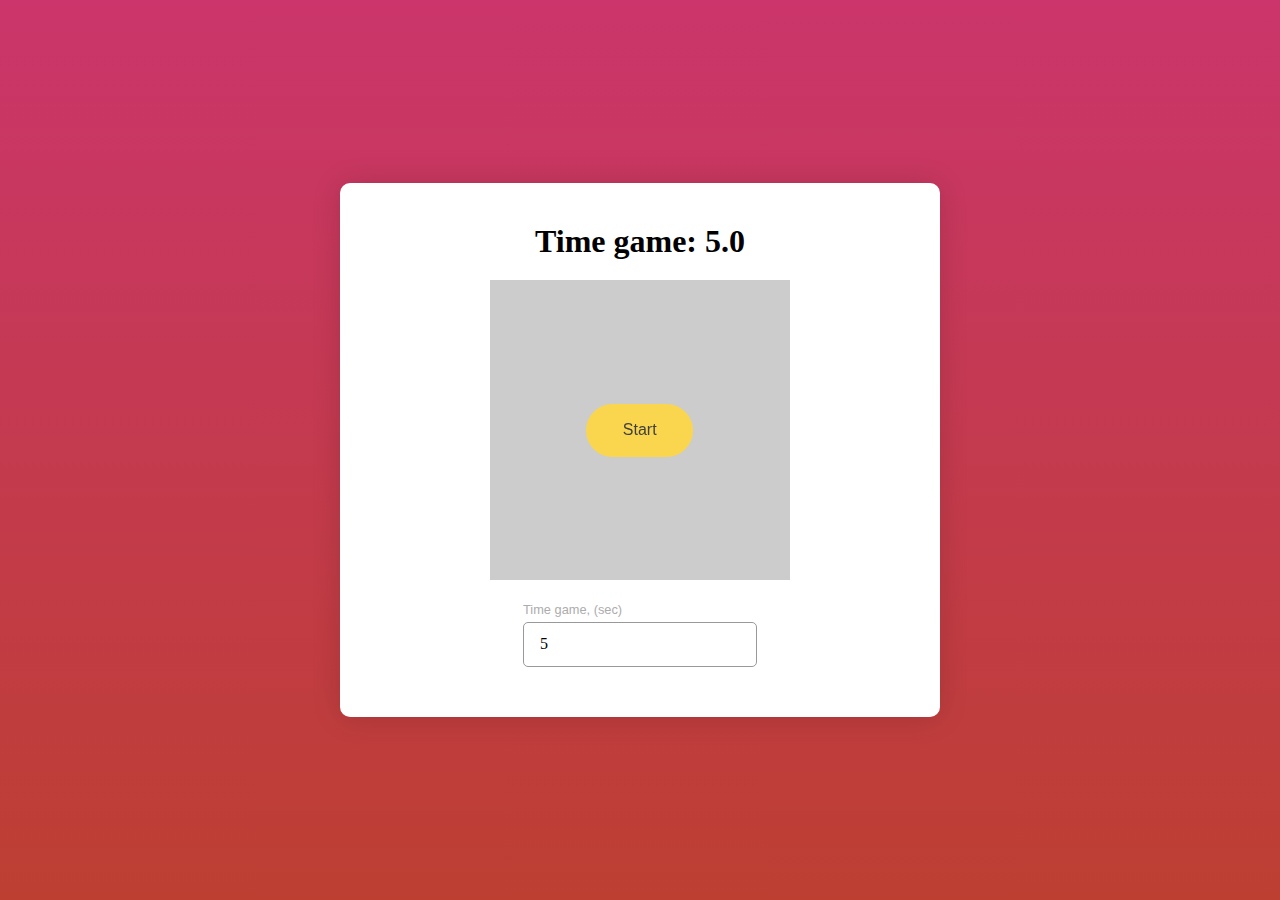
<file: work/work4/index.html>
<!DOCTYPE html>
<html lang="en">
<head>
    <meta charset="UTF-8">
    <meta name="viewport" content="width=device-width, initial-scale=1.0">
    <meta http-equiv="X-UA-Compatible" content="ie=edge">
    <link rel="stylesheet" href="style.css">
    <title>JS Game</title>
</head>
<body>


<div class="app">
    <div class="app__header">
        <h1 id="time-header">Time game: <span id="time">5.0</span></h1>
        <h1 id="result-header" class="hide">Your result: <span id="result"></span></h1>
    </div>
    <div class="app__content">
        <button class="btn" id="start">Start</button>

        <div class="game" id="game"></div>
    </div>
    <div class="app__footer">
        <div class="input">
            <label for="game-time">Time game, (sec)</label>
            <input type="number" id="game-time" min="5" step="1" value="5">
        </div>
    </div>
</div>


<script src="index.js"></script>
</body>
</html>
</file>
<file: css/style.css>
body{
    font-family: 'Heebo', sans-serif;
    min-width: 320px;
    color: #15263e;
}

img{
    max-width: 100%;
    height: auto;
}

section{
    padding: 100px 0;
}

h1{
    text-align: center;
    text-transform: uppercase;
    font-size: 200px;
    font-weight: 700;
    margin-bottom: 20px;
    line-height: 1;
}

h2{
    text-align: center;
    text-transform: uppercase;
    font-size: 95px;
    font-weight: 700;
    margin-bottom: 20px;
    line-height: 1;
}

h3{
    text-align: center;
    text-transform: uppercase;
    font-size: 55px;
    font-weight: 700;
    margin-bottom: 20px;
    line-height: 1;
}

h4{
    text-align: center;
    text-transform: uppercase;
    font-size: 40px;
    font-weight: 700;
    margin-bottom: 20px;
    line-height: 1;
}

p{
    text-align: center;
}

.scrollToTop{
    position: fixed;
    bottom: 60px;
    right: 50px;
    border-radius: 4px;
    display: none;
    font-size: 32px;
    height: 50px;
    width: 50px;
    z-index: 100;
    color: #ffffff;
    transition: all 0.5s;
    background-color: #a31af0;
    border: 0;
    cursor: pointer;
}

.scrollToTop:hover{
    background-color: #ff0072;
    text-decoration: none;
    outline: none;
    color: #2f6f9f;
    border: 2px solid #2f6f9f;
}

/*==================Header=====================*/

.main-header{
    background: url("../img/background.jpg") center no-repeat;
    background-size: cover;
    height: 100vh;
    min-height: 900px;
    position: relative;
}

.navbar-light .navbar-brand{
    color: #fff;
}

.navbar-light .navbar-brand:hover{
    color: #fff;
}

.navbar-brand{
    font-style: italic;
    color: #fff;
    font-weight: 700;
    font-size: 35px;
}

.navbar-expand-lg .navbar-nav .nav-link{
    padding-right: 5.5rem;
    color: #fff;
}

.navbar-expand-lg .navbar-nav .nav-link:hover{
    color: #fff;
}

.navbar-nav{
    justify-content: center;
}


.main-header ul li a{
    color: #fff;
    font-weight: 700;
    text-transform: uppercase;
}

.main-header .navbar-toggler{
    color: #fff;
}

.main-header ul li a:after{
    content: '';
    display: block;
    width: 100%;
    background-color: #b418ea;
    height: 2px;
    transform: scale(0);
    transition: all 0.3s;
}

.main-header ul li a:hover:after{
    transform: scale(1);
}

.main-header-text{
    position: absolute;
    top: 30%;
    left: 33.33333%;
    padding: 20px;
}

.main-header-text h2{
    color: #fff;
}

.main-header-text h3{
    color: #fff;
}

.main-header-text h4{
    color: #fff;
}

.main-header-text h1{
    background: linear-gradient(to right, #ff00cc, #333399);
    -webkit-background-clip: text;
    -webkit-text-fill-color: transparent;
}

.main-header-button{
    padding-top: 60px;
    text-align: center;
}

.btn{
    font-size: 18px;
    text-transform: uppercase;
    font-weight: 500;
    color: #fff;
}

.main-header-button .btn{
    padding: 10px 40px;
    opacity: 1;
    box-shadow: 0 4px 16px rgba(0,0,0, 0.35);
    transition: all 0.5s;
}

.main-header-button .btn:hover{
    color: #fff;
    opacity: 0.7;
}

.btn-pink{
    background: linear-gradient(to right, #ff00cc, #333399);
}

/*==================Section-about=====================*/

.section-about{
    padding-bottom: 0;
}

.section-about h4{
    text-align: right;
    color: #15263e;
}

.section-about h5{
    text-align: right;
    text-transform: uppercase;
    font-size: 20px;
    color: #a21af0;
}

.section-about p{
    text-align: right;
    font-size: 15px;
    color: black;
}

.section-img{
    height: auto;
    display: block;
    max-width: 100%;
    margin-left: 40px;
    padding-top: 50px;
}

.section-img-1{
    display: none;
}

.about-img h5{
    text-align: center;
    color: #15263e;
    font-size: 18px;
}

/*==================Info-block=====================*/
.section .info-block{
    padding: 50px 0;
}

.info-block{
    background: linear-gradient(to right, #ff00cc, #333399);
}

.info-block .info-text h5{
    text-align: center;
    color: #ffffff;
    text-transform: uppercase;
    margin-top: 20px;
}

.info-block .info-text p{
    text-align: center;
    font-weight: 500;
    color: #A9A9A9;
    font-size: 20px;
}


/*==================section-work=====================*/

.section-work{
    background-color: #f1f1f1;
}

.section-work .section-text p{
    color: #a21af0;
    text-transform: uppercase;
    font-weight: 500;
    font-size: 20px;
}

.section-work .nav-pills .nav-link{
    font-size: 15px;
    font-weight: 500;
    text-transform: uppercase;
    padding: 14px 30px;
    color: #4d4d4d;
}

.section-work .nav-pills{
    margin: 30px 0;
}

.section-work .nav-pills .nav-item .nav-link.active{
    background-color: #a91aef;
    color: #ffffff;
    box-shadow: 0 4px 16px rgba(0,0,0,0.35);
}

.work-gallery-item{
    margin-bottom: 60px;
}

.work-gallery a img{
    opacity: 1;
    transition: all 0.5s;
}

.work-gallery a img:hover{
    opacity: 0.8;
}

.work-gallery a:hover img{
    box-shadow: 0 14px 30px -15px rgba(0,0,0,0.75);
}

/*==================section-experience=====================*/

.section-expert{
    background: linear-gradient(to right, #ff00cc, #333399);
    background-size: cover;
}

.section-expert .section-text h4{
    color: #ffffff;
}

.section-expert .section-text p{
    color: #C0C0C0;
    text-transform: uppercase;
    font-weight: 500;
    font-size: 20px;
    margin-bottom: 60px;
}

.section-expert .section-cont h4{
    font-size: 30px;
    margin-bottom: 0;
    color: #ffffff;
    text-align: left;
}

.section-expert .section-cont p{
    text-transform: uppercase;
    font-weight: 700;
    color: #A9A9A9;
    text-align: left;
}

.section-expert .section-rectangle img{
    text-align: left;
}

.section-expert .section-subtext p{
    text-align: left;
    color: #A9A9A9;
    font-weight: 500;
}

/*section-2*/
.section-expert .expert-2{
    margin-top: 60px;
}

.section-expert .section-cont-1 h4{
    font-size: 30px;
    margin-bottom: 0;
    color: #ffffff;
    text-align: left;
}

.section-expert .section-cont-1 p{
    text-transform: uppercase;
    font-weight: 700;
    color: #A9A9A9;
    text-align: left;
}

.section-expert .section-rectangle-1 img{
    text-align: right;
}

.section-expert .section-subtext-1 p{
    text-align: right;
    color: #A9A9A9;
    font-weight: 500;
}

/*section-3*/
.section-expert .expert-3{
    margin-top: 60px;
}

.section-expert .section-cont-3 h4{
    font-size: 30px;
    margin-bottom: 0;
    color: #ffffff;
    text-align: left;
}

.section-expert .section-cont-3 p{
    text-transform: uppercase;
    font-weight: 700;
    color: #A9A9A9;
    text-align: left;
}

.section-expert .section-rectangle-3 img{
    text-align: left;
}

.section-expert .section-subtext-3 h5, h6 {
    text-align: left;
    color: #DCDCDC;
    font-weight: 500;
    text-transform: uppercase;
}

.section-subtext-3 p,
.section_subtext-3 p {
    text-align: left;
    color: #A9A9A9;
    font-weight: 500;
}

.section-subtext-3 hr {
    border: none;
    color: #DCDCDC;
    background-color: #DCDCDC;
    height: 2px;
}

.section-expert .section_subtext-3 p{
    text-align: left;
    color: #A9A9A9;
    font-weight: 500;
}

/*==================section-contact=====================*/

.section-contact{
    background: url("../img/bak1.jpg") center no-repeat;
    background-size: cover;
}

.section-contact h4{
    color: #ffffff;
}

.section-contact p{
    color: #C0C0C0;
    text-transform: uppercase;
    font-weight: 500;
    font-size: 20px;
    margin-bottom: 60px;
}

.section-contact .col-xs-1{
    max-width: none;
    margin-right: 5px;
    margin-left: 5px;
}

.section-contact .section-icon{
    width: 64px;
    height: 64px;
    fill: #3d72b4;
    transition: fill 3s linear;
    border: 2px solid #d7d2cc;
    border-radius: 2px;
    padding: 5px;
}

.section-contact .section-icon:hover{
    background-color: #e8ecee;
    fill: #3d72b4;
}

/*==================footer-text=====================*/

.footer-text{
    background-color: #f1f1f1;
}

.footer-text .footer_text{
    margin-top: 50px;
    margin-bottom: 40px;
}

.footer-text .footer_text p{
    font-size: 18px;
    color: #15263e;
}


/* large Devices, Wide Screens */
@media only screen and (max-width: 1200px) {
    .main-header-text{
        left: 20%;
        margin: 0 20px;
        max-width: 100%;
    }

    .info-contact .rounded-circle{
        margin-left: 120px;
    }

    .section .info-block{
        padding: 50px;
    }

    .section-expert .section-rectangle img{
        display: none;
    }

    .section-expert .section-rectangle-1 img{
        display: none;
    }

    .section-expert .section-rectangle-3 img{
        display: none;
    }

    .section-contact .section-icon{
        width: 44px;
        height: 44px;
        fill: #3d72b4;
        transition: fill .1s linear;
        border: 2px solid #d7d2cc;
        border-radius: 2px;
        padding: 5px;
    }
}

/* Medium, Desktop */
@media only screen and (max-width: 992px) {
    .navbar navbar-expand-lg navbar-light{
        background-color: transparent;
    }
    .navbar-nav{
        position: relative;
        z-index: 1;
        padding: 0 15px;
    }

    .main-header-text{
        left: 20%;
        margin: 0 40px;
        max-width: 100%;
    }

    .main-header-text h1{
        font-size: 150px;
    }

    .main-header-text h2{
        font-size: 80px;
    }

    .main-header-text h4{
        font-size: 30px;
    }

    .section-about{
        padding: 20px 0;
    }

    .section-about h4{
        text-align: right;
        color: #15263e;
        font-size: 35px;
    }

    .section-about h5{
        text-align: right;
        text-transform: uppercase;
        font-size: 15px;
        color: #a21af0;
    }

    .section-img{
        height: auto;
        padding-top: 120px;
        margin-left: 0;
    }

    .about-img h5{
        text-align: center;
        color: #15263e;
        font-size: 15px;
    }
}

@media only screen and (max-width: 891px) {
    .main-header-text{
        left: 10%;
        margin: 0 40px;
        max-width: 100%;
    }
}

/* Small Devices, Tablets */
@media only screen and (max-width: 768px) {
    .main-header-text{
        left: 10%;
        margin: 0 40px;
        max-width: 100%;
    }

    .section-about h4{
        text-align: center;
        font-size: 35px;
        color: #15263e;
    }

    .section-about h5{
        text-align: center;
        text-transform: uppercase;
        font-size: 15px;
        color: #a21af0;
    }

    .section-about p{
        text-align: center;
        font-size: 15px;
        color: black;
    }

    .about-rage{
        margin-top: 40px;
        text-align: center;
    }

    .about-img h5{
        text-align: center;
        color: #15263e;
        font-size: 15px;
    }

    .info-contact .rounded-circle{
        margin-left: 212px;
    }

    .section-work .nav-pills .nav-link{
        padding: 8px 16px;
    }

    .section-expert .section-cont-1 h4{
        text-align: right;
    }

    .section-expert .section-cont-1 p{
        text-align: right;
    }

}

@media only screen and (max-width: 766px) {
    .section-img-1{
        padding-left: 80px;
        padding-right: 80px;
    }

    .section-img{
        display: none;
    }

    .section-img-1{
        display: block;
    }
}

@media only screen and (max-width: 600px) {

    .main-header{
        height: 70vh;
    }

    .main-header-text{
        top: 42%;
        left: 15%;
        margin: 0 20px;
        max-width: 100%;
    }

    .main-header-text h1{
        font-size: 100px;
    }

    .main-header-text h2{
        font-size: 50px;
    }

    .main-header-text h3{
        font-size: 30px;
    }

    .main-header-text h4{
        font-size: 20px;
    }
}

@media only screen and (max-width: 576px) {
    .main-header-text{
        top: 42%;
        left: 10%;
        margin: 0 20px;
        max-width: 100%;
    }

    .section-img-1{
        padding-left: 70px;
        padding-right: 70px;
    }
}


/* Extra small Devices, Phones */
@media only screen and (max-width: 480px) {
    .main-header-text{
        top: 42%;
        left: 10%;
        margin: 0 20px;
        max-width: 100%;
    }

    .main-header-text h1{
        font-size: 70px;
    }

    .main-header-text h2{
        font-size: 40px;
    }

    .main-header-text h3{
        font-size: 20px;
    }

    .main-header-text h4{
        font-size: 15px;
    }

    .section-about p{
        text-align: center;
        font-size: 12px;
        font-weight: 500;
        color: black;
    }

    .info-contact .rounded-circle{
        margin-left: 160px;
    }

    .section-work .nav-pills .nav-item{
        width: 100%;
    }

    .section-img-1{
        padding-left: 60px;
        padding-right: 60px;
    }

    .footer-text .footer_text p{
        font-size: 13px;
    }
}

@media only screen and (max-width: 350px) {
    .main-header-text{
        top: 42%;
        left: 0;
        margin: 0 10px;
        max-width: 100%;
    }

    .section-img-1{
        padding-left: 10px;
        padding-right: 10px;
    }

}
</file>
<file: work/work1/style1.css>
.container{
 margin: 0;
 font-family: Montserrat, sans-serif;
 font-size: 15px;
 line-height: 1.6;
 color: #333;
}
*,
*:before,
*:after{
 -webkit-box-sizing: border-box;
 box-sizing: border-box;
}

h1, h2, h3, h4, h5, h5{
 margin: 0;
}

hr{
    display: block;
    width: 100%;
    height: 1px;
    margin: 50px 0;
    border: 0;
    background-color: #e5e5e5;
}

/*Page*/

.page{
    overflow: hidden;
}

/*Container*/

.container{
 width: 100%;
 max-width: 1230px;
 padding: 0 15px;
 margin: 0 auto;
}

/*Intro*/
.intro{
 display: flex;
 flex-direction: column;
 justify-content: center;
 width: 100%;
 height: 100vh;

 min-height: 820px;
 position: relative;
 background: url("images/images/images/intro.jpg") center no-repeat;
 -webkit-background-size: cover;
 background-size: cover;
}

.intro__inner{
 text-align: center;
 color: #ffffff;
 width: 100%;
 max-width: 880px;
 margin: 0 auto;
}

.intro__title{
 font-size: 120px;
 font-weight: 700;
 text-transform: uppercase;
 line-height: 1;
}

.intro__title:after{
 content: " ";
 display: block;
 width: 60px;
 height: 3px;

 background-color: #ffffff;
 margin: 20px auto;
}

.intro__subtitle{
 margin-bottom: 3px;
 color: #ffffff;
 font-family: 'Kaushan Script', cursive;
 text-align: center;
 font-size: 62px;
}


/*Header*/
.header{
 width: 100%;
 padding: 10px;
 position: absolute;
 top: 0;
 left: 0;
 right: 0;
 z-index: 1000;
}

.header.fixed{
    padding: 10px 0;

    background-color: #eb8b8d;
    box-shadow: 0 3px 10px rgba(0, 0, 0, 0.2);

    position: fixed;
    top: 0;
    left: 0;
    right: 0;

    transform: translate3d(0, 0, 0);

}

.header.active{
    background-color: #eb8b8d;
}

.header__inner{
 display: flex;
 justify-content: space-between;
 align-items: center;
}

.header__logo {
 font-size: 30px;
 font-weight: 700;
 color: #fff;
}

/*Nav*/
.nav{
 font-size: 14px;
 text-transform: uppercase;
}

.nav.active{
    display: block;
}

.nav__link{
 display: inline-block;
 vertical-align: top;
 margin: 0 15px;
 position: relative;
 color: #ffffff;
 text-decoration: none;
 transition: color 0.4s linear;
}

.nav__link:after{
 content: "";
 display: block;
 width: 100%;
 height: 3px;


 background-color: #fce38a;
opacity: 0;

 position: absolute;
 top: 100%;
 left: 0;
 z-index: 1;

 transition: opacity 0.4s linear;
}

.nav__link:hover{
    color: #fce38a
}

.nav__link:hover:after,.nav__link.active:after{
 opacity: 1;
}

.nav__link.active{
    color: #fce38a;
}

/*Nav-toggle*/

.nav-toggle{
    width: 30px;
    padding: 10px 0;
    display: none;

    font-size: 0;
    color: transparent;

    border: 0;
    background: none;
    cursor: pointer;

    position: absolute;
    top: 24px;
    right: 24px;
    z-index: 1;
}

.nav-toggle:focus{
    outline: 0;
}

.nav-toggle__item{
    width: 100%;
    height: 3px;
    display: block;
    background-color: #ffffff;

    position: absolute;
    top: 0;
    right: 0;
    bottom: 0;
    left: 0;
    margin: auto;

    transition: background 0.2s linear;
}

.nav-toggle.active .nav-toggle__item{
    background: none;
}

.nav-toggle.active .nav-toggle__item:before{
    transform-origin: left top;
    transform: rotate(45deg)translate3d(0px, -2px, 0);
}

.nav-toggle.active .nav-toggle__item:after{
    transform-origin: left bottom;
    transform: rotate(-45deg)translate3d(0px, 3px, 0);
}

.nav-toggle__item:before{
    top: -8px;
}

.nav-toggle__item:after{
    bottom: -8px;
}

.nav-toggle__item:before,
.nav-toggle__item:after{
    content: " ";
    width: 100%;
    height: 3px;

    background-color: #ffffff;

    position: absolute;
    left: 0;
    z-index: 1;

    transition: transform 0.2s linear;
}

/*Button*/

.btn{
 display: inline-block;
 vertical-align: top;

 border: 2px solid #ffffff;
 padding: 5px 30px;

 font-size: 10px;
 font-weight: 700;
 color: #ffffff;
 text-transform: uppercase;
 text-decoration: none;

 transition: background 0.4s linear, color 0.4s linear;
}

.btn:hover{
 background-color: #ffffff;
 color: #333333;
}

/*Slider*/
.slider{
    width: 100%;

    position: absolute;
    bottom: 0;
    left: 0;
    z-index: 1;
}


.slider__inner{
    justify-content: space-between;
    display: flex;
    color: #ffffff;
}

.slider__item {
 width: 22%;
 padding: 10px 0;
 border-top: 3px solid #ffffff;
 font-size: 18px;
    opacity: 0.7;
    position: relative;
}

.slider__item.active{
    opacity: 2;
}

.slider__item.active:before{
    content: " ";
    display: block;
    width: 70px;
    height: 3px;

    position: absolute;
    top: 0;
    left: 0;
    z-index: 1;
    background-color: #f38181;
    top: -3px;
}

.slider__num{
 font-size: 24px;
 font-weight: 700;
}

/*Section*/
.section{
    padding: 80px 0;
}


.section--devices{
    margin-bottom: 50px;
    padding-bottom: 0;
    background: url("images/images/images/fon_03.jpg")
    center no-repeat;
    -webkit-background-size: cover;
    background-size: cover;
}

.section--gray{
    background-color: #f8f8f8;
}

.section--clients{
    background: #f5f5f5 url("images/images/images/back_02.jpg");
}

.section--map{
    padding: 40px 0;
    background: #e6e6e6 url("images/images/images/map_pic.jpg") center no-repeat;
    background-size: cover;
}

.section__header{
    width: 100%;
    max-width: 950px;
    margin: 0 auto 50px;
    text-align: center;
}


.section__subtitle{
    font-size: 24px;
    color: #333333;
    font-family: 'Kaushan Script', cursive;
}

.section__title{
    font-size: 30px;
    font-weight: 700;
    color: #333333;
    text-transform: uppercase;
}

.section__title:after{
    content: " ";
    display: block;
    width: 60px;
    height: 3px;
    margin: 30px auto;


    background-color: #f38181;
}

.section__text{
    font-size: 15px;
    color: #999999;
}



/*Cards*/

.card{
    margin: 80px -15px 0;
    display: flex;
    flex-wrap: wrap;
    justify-content: space-between;
}

.card__item{
    width: 33.33333%;
    padding: 0 15px;
}

.card__inner{
    background-color: #95e1d3;
    position: relative;
}

.card__item:hover .card__img{
    transform: translate3d(-10px, -10px, 0);

}



.card__item:hover .card__img img{
    opacity: 0.1;
}

.card__item:hover .card__text{
    opacity: 1;
}

.card__img{
    background: linear-gradient(to bottom, #f38181, #fce08a);
    transition: transform .3s linear;
}

.card__img img{
    display: block;
    max-width: 100%;
    height: auto;
    transition: opacity 0.2s linear;
}

.card__text{
    width: 100%;
    font-size: 18px;
    color: #ffffff;
    text-transform: uppercase;
    font-weight: bold;
    text-align: center;
    opacity: 0;
    position: absolute;
    top: 50%;
    left: 0;
    z-index: 2;
    transform: translate3d(0,-50px,0);
    transition: opacity 0.3s linear;
}

.card__info{
    margin-top: 20px;
    text-align: center;
}

.card__name{
    margin-bottom: 5px;
    font-size: 14px;
    color: #333333;
    text-transform: uppercase;
}

.card__prof{
    font-size: 15px;
    font-style: italic;
    font-weight: 300;
    color: #999999;
}

/*Statistics*/

.statistics{
    background-color: #95e1d3;
}

.stat{
    display: flex;
    flex-wrap: wrap;
}

.stat__item{
     flex: 1 1 0;
     padding: 70px 25px;

    border-left: 1px solid #b5eae0;
    text-align: center;
    color: #ffffff;
}

.stat__item:last-child{
    border-left: 1px solid #b5eae0;
}

.stat__count{
    margin-bottom: 10px;
    font-size: 72px;
    font-weight: 700;
    line-height: 1;
    font-family: Montserrat, sans-serif;

}

.stat__text{
    font-size: 14px;
    text-transform: uppercase;
    font-family: Montserrat, sans-serif;
}

/*Services*/

.services{
    display: flex;
    flex-wrap: wrap;
}

.services__item{
    width: 33.33333%;
    padding: 0 35px 40px 85px;
    position: relative;
    margin-bottom: 40px;
}

.services__item--border{
    border-bottom: 1px solid #e5e5e5;
}

.services__icon{
    position: absolute;
    top: 0;
    left: 28px;
    z-index: 1;
}

.services__title{
    margin-bottom: 10px;
    font-size: 14px;
    color: #333333;
    text-transform: uppercase;
    font-family: Montserrat, sans-serif;
}

.services__text{
    font-size: 15px;
    color: #999999;
}


/*Devices*/
.devices{
    width: 100%;
    max-width: 600px;
    margin: 0 auto;
    position: relative;
}

.divices__item{
    display: block;
    max-width: 100%;
    height: auto;

}

.divices__item--iphone{
    position: absolute;
    bottom: -51px;
    right: 0;
    z-index: 1;
}

/*Wedo*/

.wedo{
    display: flex;
    flex-wrap: wrap;
    margin: 0 -15px;

}

.wedo__item{
    width: 50%;
    padding: 0 15px;
}

.wedo__img{
    display: block;
    max-width: 100%;
    height: auto;
}

/*Accordion*/
.accordion__item{
    margin-bottom: 10px;
    border: 1px solid #e5e5e5;
}

.accordion__item.active
.accordion__content{
    display: block;
}

.accordion__item.active
.accordion__header{
    border-bottom-color: #e5e5e5;
}


.accordion__item.active
.accordion__header:after{
    transform: translateY(-50%) rotate(-45deg);
    margin-top: 5px;
}


.accordion__header{
    padding: 15px 20px 15px 65px;
    position: relative;
    border-bottom: 1px solid transparent;
    cursor: pointer;
}

.accordion__header:after{
    content: "";
    display: block;
    width: 16px;
    height: 16px;

    border-top: 2px solid #cccccc;
    border-right: 2px solid #cccccc;

    position: absolute;
    top: 50%;
    right: 20px;
    z-index: 1;

    transform: translateY(-50%) rotate(135deg);
}

.accordion__icon{
    position: absolute;
    top: 50%;
    left: 20px;
    z-index: 1;
    transform: translateY(-50%);
}
.accordion__content{
    padding: 15px 20px;
    font-size: 15px;
    color: #999999;
    font-style: italic;
    font-weight: 300;
    display: none;
}

.accordion__title{
    font-size: 14px;
    color: #333333;
    text-transform: uppercase;

}


/*Reviews*/

.reviews{
    padding: 0 110px;
    position: relative;
}

.reviews__item{
    padding-left: 255px;
    position: relative;
}

.reviews__photo{
    display: block;
    width: 210px;
    height: 210px;
    border-radius: 50%;

    position: absolute;
    top: 0;
    left: 0;
    z-index: 1;
}

.reviews__text{
    margin-bottom: 10px;
    font-size: 24px;
    font-style: italic;
    font-weight: 300;
    color: #999999;
}

.reviews__autor{
    font-family: 'Kaushan Script', cursive;
    font-size: 24px;
    color: #333333;
}

.reviews__autor:before{
    content: " ";
    display: inline-block;
    vertical-align: middle;
    width: 60px;
    height: 3px;

    margin-right: 10px;
    background-color: #f38181;
}

.veviews__btn{
    font-size: 0;
    color: transparent;

    position: absolute;
    top: 50%;
    z-index: 1;
    transform: translateY(-50%);
}

.veviews__btn:after{
    content: "";
    display: block;
    width: 16px;
    height: 16px;

    border-top: 2px solid #cccccc;
    border-left: 2px solid #cccccc;

}

.veviews__btn--prev{
    left: 0;
    transform: rotate(-45deg);
}

.veviews__btn--next{
    right: 0;
    transform: rotate(135deg);
}

/*Logos*/

.logos{
    display: flex;
    justify-content: space-between;
    align-items: center;
    margin: 0 -15px;
}

.logos__item{
    padding: 0 15px;
}

.logos__img{
    display: block;
    max-width: 100%;
    height: auto;
}

/*Works*/

.works{
    display: flex;

}

.works__col{
    flex: 1 1 0;
}

.work__item{
    position: relative;

    background: linear-gradient(to bottom, #f38181, #fce08a);
}

.work__item:hover .work__image{
    opacity: 0.1;
}

.work__item:hover .work__info{
    opacity: 1;
}

.work__image{
    display: block;
    max-width: 100%;
    height: auto;
    transition: opacity 0.2s linear;
}

.work__info{
    width: 100%;
    padding: 0 15px;

    text-align: center;
    color: #ffffff;
    opacity: 0;

    position: absolute;
    top: 50%;
    left: 0;
    z-index: 1;

    transform: translate3d(0, -50%, 0);
    transition: opacity 0.2s linear;
}

.work__title{
    margin-bottom: 5px;

    font-size: 14px;
    text-transform: uppercase;
}

.work__text{
    font-size: 15px;
    font-weight: 300;
    font-style: italic;
}

/*Clients*/

.clients{
    display: flex;
    flex-wrap: wrap;
    margin-top: 70px;
}

.clients__item{
    width: 50%;
    padding: 0 45px 0 175px;
    position: relative;
    margin-bottom: 60px;
}

.clients__photo{
    position: absolute;
    border-radius: 50%;
    top: 0;
    left: 40px;
    z-index: 1;
}

.clients__name{
    margin-bottom: 5px;
    font-size: 14px;
    color: #333333;
    text-transform: uppercase;
}

.clients__prof{
    font-size: 15px;
    color: #333333;
    font-style: italic;
    font-weight: 300;
}

.clients__text{
    font-size: 15px;
    color: #999999;
}

.clients__text:before{
    content: " ";
    display: block;
    width: 60px;
    height: 3px;

    margin: 15px 0;
    background-color: #f38181;
}


/*Blog*/

.blog{
   display: flex;
   flex-wrap: wrap;
   justify-content: space-between;
}
.blog__item{
    width: 35%;
}

.blog__header{
    position: relative;
    margin-bottom: 14px;
}

.blog__photo{
    display: block;
    max-width: 100%;
    height: auto;
}

.blog__date{
    padding: 10px 15px;

    background-color: #95e1d3;
    font-style: italic;
    font-size: 15px;
    color: #ffffff;

    position: absolute;
    bottom: 10px;
    left: -10px;
    z-index: 1;
    font-weight: 300;
    text-align: center;
}

.blog__date--day{
    font-style: normal;
    line-height: 1;
    font-size: 30px;
    font-weight: 700;
}

.blog__content{
    margin-bottom: 14px;
}

.blog__title{
    margin-bottom: 10px;
    font-size: 14px;
    color: #333333;
    text-transform: uppercase;
}

.blog__title a{
    color: inherit;
    text-decoration: none;
}

.blog__title:hover{
    text-decoration: underline;
}

.blog__text{
    font-size: 15px;
    color: #999999;
}

.blog__footer{
    padding-top: 14px;
    border-top: 1px solid #e5e5e5;

    font-size: 15px;
    font-weight: 300;
    font-style: italic;
    color: #999999;
}

.blog-stat__item{
    display: inline-block;
    vertical-align: top;
    margin-right: 10px;
}

/*Map*/

.map{
    text-align: center;
}

.map__title{
    font-size: 24px;
    font-weight: 700;
    text-transform: uppercase;
}

.map__title:after{
    content: " ";
    display: block;
    width: 60px;
    height: 3px;
    margin: 15px auto 0;


    background-color: #f38181;
}


.map__title a{
    color: #f38181;
    text-decoration: none;
}

.map__title a:hover{
    text-decoration: underline;
}

/*Footer*/

.footer{
    padding-top: 50px;
    background-color: #f8f8f8;
}

.footer__inner{
    display: flex;
    flex-wrap: wrap;
    justify-content: center;
    margin: 0 -15px;
    padding-bottom: 65px;
}

.footer__col{
    padding: 0 15px;
}

.footer__col--first{
    width: 33%;
}

.footer__col--second{
    width: 30%;
}



.footer__logo{
    margin-bottom: 30px;

    font-size: 46px;
    color: #cccccc;
    font-weight: 700;
}

.footer__text{
    margin-bottom: 30px;
    font-size: 15px;
    color: #999999;
}

.footer__social{
    margin-bottom: 25px;
}

.footer__social--header{
    padding-bottom: 15px;
    font-size: 14px;
    color: #333333;

    border-bottom: 1px solid #e6e6e6;
}

.footer__social--header b{
    font-size: 18px;
}

.footer__social--content{
    padding-top: 15px;
    font-size: 15px;
    color: #999999;
    font-style: italic;
    font-weight: 300;
}

.fa-facebook{
    display: inline-block;
    vertical-align: center;
    margin-left: 10px;
}

.footer__title{
    margin: 30px 0;
    font-size: 14px;
    color: #333333;
    text-transform: uppercase;
}

/*Blogs*/

.blogs__item{
    display: flex;
    align-items: center;
    margin-bottom: 30px;
}

.blogs__img{
    width: 120px;
    height: 80px;
}

.blogs__content{
    padding-left: 20px;
}

.blogs__title{
    color: #333333;
    font-size: 12px;
    line-height: 1.2;
    text-transform: uppercase;
    text-decoration: none;
}

.blogs__title:hover{
    text-decoration: underline;
}

.blogs__date{
    font-size: 13px;
    color: #999999;
    font-style: italic;
    font-weight: 300;
}





/*Subscribe*/

.subscribe{
    width: 100%;
    max-width: 380px;
    display: flex;
}

.subscribe__input{
    width: 60%;
    height: 40px;
    padding: 12px;
    background: #ffffff;
    border: 1px solid #e7e7e7;
    border-right: 0;

    font-family: Montserrat, sans-serif;
    font-size: 15px;
    line-height: 1.1;
    color: #333333;
    font-style: italic;
    font-weight: 300;
}

.subscribe__input::placeholder{
    color: #cccccc;
}

.subscribe__input:focus{
    outline: 0;
    border-color: #419384;
}

.subscribe__btn{
    width: 40%;
    height: 40px;
    padding: 12px 30px;

    background-color: #95e1d3;
    border: 0;
    cursor: pointer;

    font-family: Montserrat, sans-serif;
    font-size: 15px;
    line-height: 1.1;
    font-weight: bold;
    color: #ffffff;
    text-transform: uppercase;

    transition: background 0.2s linear;
}

.subscribe__btn:hover{
    background-color: #419384;
}

/*Copyright*/

.copyright{
    padding: 20px 0;
    text-align: center;
    font-size: 14px;
    color: #333333;
    border-top: 1px solid #e5e5e5;
}

.copyright span{
    color: #f38181;
}

@media (max-width: 1230px) {

    /*Intro*/

    .intro__subtitle{
        font-size: 52px;
    }

    .intro__title{
        font-size: 120px;
    }

    /*Reviews*/

    .reviews__text{
        font-size: 20px;
    }

}

@media (max-width: 990px){
    /*Intro*/

    .intro__subtitle{
        font-size: 32px;
    }

    .intro__title{
        font-size: 80px;
    }

    /*Stat*/

    .stat{
        justify-content: center;
    }

    .stat__item{
        flex: none;
        width: 33.33333%;
        border: 0;
        padding-top: 30px;
        padding-bottom: 30px;
    }

    .stat__item:last-child{
        border-right: 0;
    }

    /*Service*/

    .services__item{
        width: 50%;
    }

    .services__item--border{
        border-bottom: 0;
    }

    /*Reviews*/

    .reviews{
        padding: 0 50px;
    }

    .reviews__photo{
        width: 150px;
        height: 150px;
    }

    .reviews__item{
        padding-left: 170px;
    }

    /*Clients*/

    .clients{
        max-width: 600px;
        margin: 0 auto;
    }

    .clients__item{
        width: 100%;
        padding-right: 0;
    }

    .clients__item:last-child{
        margin-bottom: 0;
    }

    /*Footer*/

    .footer__col--first{
        width: 100%;
    }

    .footer__col--second{
        width: 100%;
    }
}

@media (max-width: 770px){

    /*Intro*/

    .intro{
        min-height: 580px;
    }


    /*Header*/
    .header{
        padding: 10px 0;
    }

    /*Nav*/
    .nav{
        display: none;
        width: 100%;

        position: absolute;
        top: 100%;
        left: 0;

        background-color: #eb8b8d;
    }

    .nav__link{
        display: block;
        margin: 0;
        padding: 8px 20px;
    }

    .nav-toggle{
        display: block;
    }

    /*Slider*/
    .slider__text{
        display: none;
    }

    .slider__item.active:before{
        width: 50%;
    }

    /*Section*/
    .section{
        padding: 40px 0;
    }

    .section--devices{
        padding-bottom: 0;
    }

    /*Card*/

    .card{
        margin-top: 50px;
        justify-content: center;
    }

    .card__item{
        width: 100%;
        max-width: 410px;
        margin-bottom: 30px;
    }

    .card__item:last-child{
        margin-bottom: 0;
    }

    /*Service*/

    .services{
        justify-content: center;
    }

    .services__item{
        width: 100%;
        max-width: 400px;
        padding-left: 55px;
        padding-right: 0;
    }

    .services__icon{
        left: 0;
    }

    /*Wedo*/

    .wedo__img{
        display: none;
    }

    .wedo__item{
        width: 100%;
    }

    /*Reviews*/

    .reviews{
        padding: 0 50px;
    }

    .reviews__photo{
        position: static;
        margin: 0 auto 20px;
    }

    .reviews__item{
        padding-left: 0;
    }

    .reviews__text{
        font-size: 16px;
    }

    .reviews__autor{
        font-size: 20px;
    }

    /*Works*/

    .works{
        flex-wrap: wrap;
    }

    .works__col{
        flex: none;
        width: 50%;
    }

    /*Blog*/

    .blog{
        max-width: 380px;
        margin: 0 auto;
    }

    .blog__item{
        width: 100%;
        margin-bottom: 30px;
    }

    .blog__item:last-child{
        margin-bottom: 0;
    }
}

@media (max-width: 575px){
    /*Intro*/

    .intro__subtitle{
        font-size: 40px;
    }

    .intro__title{
        font-size: 22px;
    }

    /*Section*/

    .section__header{
        margin-bottom: 50px;
    }

    .section__subtitle{
        font-size: 20px;
    }

    .section__title{
        font-size: 24px;
    }

    .section__title:after{
        margin: 20px auto;
    }

    /*Stat*/

    .stat__item{
        width: 100%;
        border-bottom: 1px solid #b5eae0;
    }

    .stat__item:last-child{
        border-bottom: 0;
    }

    .stat__count{
        font-size: 52px;
    }

    /*Devices*/

    .devices{
        max-width: 320px;
    }

    .divices__item--iphone{
        width: 140px;
        bottom: -27px;
        right: -80px;
    }

    /*Reviews*/

    .reviews{
        padding: 0;
    }

    .veviews__btn{
        top: 18%;
    }

    /*Logos*/

    .logos{
        flex-wrap: wrap;
        justify-content: center;
    }

    .logos__item{
        width: 50%;
        margin-bottom: 20px;
    }

    .logos__img{
        margin: 0 auto;
    }

    /*Works*/

    .works__col{
        width: 100%;
    }

    /*Clients*/

    .clients__photo{
        position: static;
    }

    .clients__item{
        padding-left: 0;
        text-align: center;
    }

    .clients__text:before{
        margin: 15px auto;
    }


    /*Blogs*/

    .blogs__img{
        width: 80px;
        height: 50px;
    }

    .blogs__title{
        font-size: 10px;
    }


    /*Subscribe*/

    .subscribe{
        flex-wrap: wrap;
        max-width: none;
    }

    .subscribe__input{
        margin-bottom: 10px;
        border-right: 1px solid #e7e7e7;
    }

    .subscribe__input{
        width: 100%;
    }

    .subscribe__btn{
        width: 100%;
    }

}
</file>
<file: work/work4/style.css>
* {
    margin: 0;
    padding: 0;
    box-sizing: border-box;
    outline: none;
}

body {
    width: 100%;
    height: 100vh;
    display: flex;
    justify-content: center;
    align-items: center;
    padding: 20px;
    overflow: hidden;
    background: linear-gradient(#CB356B, #BD3F32);
}

.app {
    background: #fff;
    padding: 20px;
    width: 600px;
    margin: 0 auto;
    box-shadow: 0 1px 30px 0 rgba(0,0,0,0.14), 0 0px 0px 0 rgba(0,0,0,.12), 0 0px 0px 0px rgba(0,0,0,.3);
    border-radius: 10px;
}

.app__header {
    padding: 20px;
    text-align: center;
}

.app__content {
    display: flex;
    position: relative;
    align-items: center;
    justify-content: center;
}

.app__footer {
    padding: 20px;
    display: flex;
    flex-direction: column;
    align-items: center;
}

.input {
    display: flex;
    flex-direction: column;
    margin-bottom: 10px;
}

.input label {
    display: inline-block;
    max-width: 100%;
    margin-bottom: 3px;
    color: #acacac;
    font-family: GothamPro,sans-serif;
    font-size: .8rem;
    font-weight: normal;
    line-height: 1.2rem;
}

.input input {
    display: block;
    width: 100%;
    max-height: 2.8rem;
    padding: .8rem 1rem;
    font-size: inherit;
    font-family: inherit;
    font-weight: inherit;
    line-height: 1.4;
    color: #000;
    background: #fff none;
    border: 1px solid #999;
    border-radius: 5px;
}

.game {
    position: relative;
    display: flex;
    align-items: center;
    justify-content: center;
    border: 1px solid #ccc;
    background: #ccc;
    min-height: 300px;
    min-width: 300px;
    max-width: 300px;
    max-height: 300px;
}

.hide {
    display: none!important;
}

.btn {
    position: absolute;
    z-index: 1;
    display: inline-block;
    padding: 1rem 2.3rem;
    margin-bottom: 0;
    font-weight: normal;
    font-family: GothamPro, sans-serif;
    font-size: 1rem;
    line-height: 1.3rem;
    text-align: center;
    white-space: nowrap;
    vertical-align: middle;
    touch-action: manipulation;
    cursor: pointer;
    user-select: none;
    background: #fad64e;
    color: #3f3f3f;
    border: none;
    border-radius: 2.8rem;
    transition: transform .2s ease-in-out,box-shadow .2s ease-in-out,-webkit-transform .2s ease-in-out,-webkit-box-shadow .2s ease-in-out;
    will-change: transform;
}

.btn:disabled {
    background: #ccc!important;
    border: 1px solid #ccc;
    color: #000;
    cursor: not-allowed;
}

.btn:active {
    transition: transform .1s ease-in-out,box-shadow .1s ease-in-out!important;
    transform: none!important;
    box-shadow: none!important;
}

.btn:hover {
    box-shadow: 0 6px 16px 0 rgba(0,0,0,.2);
    transform: translateY(-1px);
}
</file>
